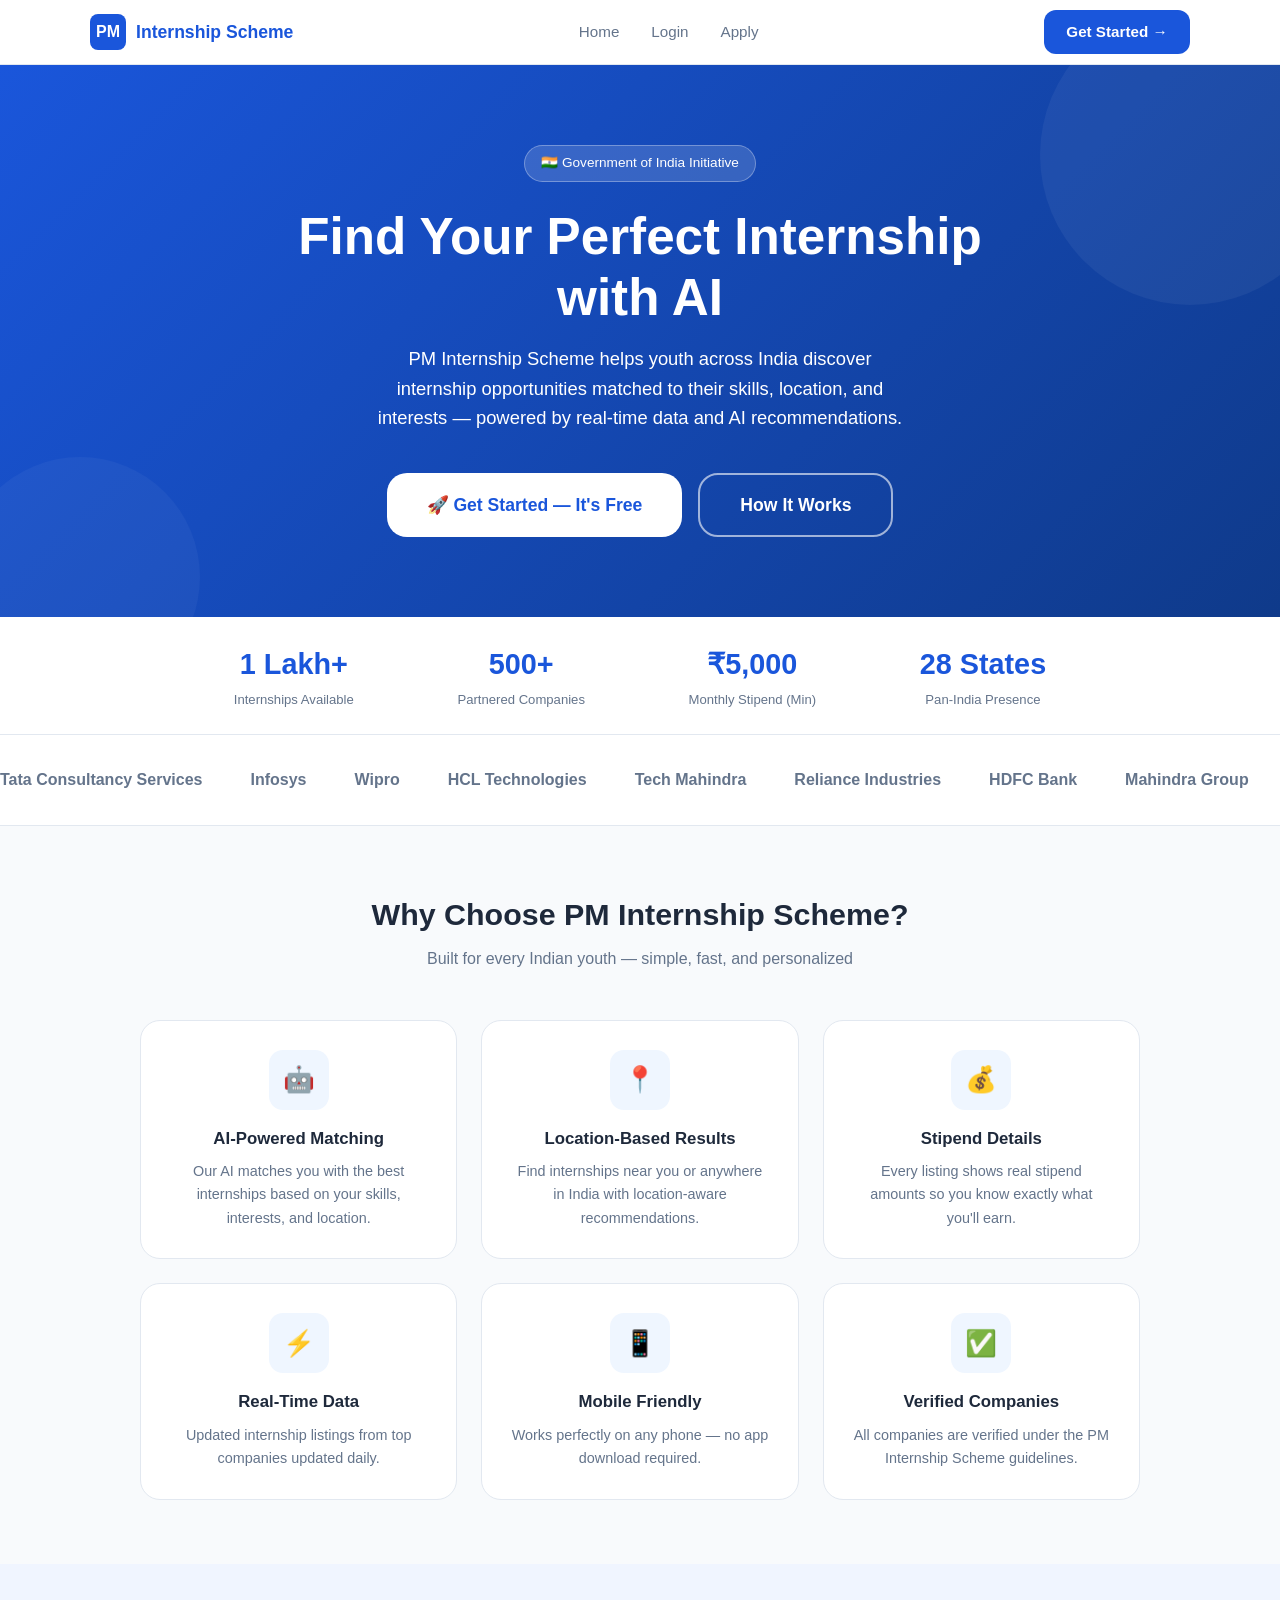
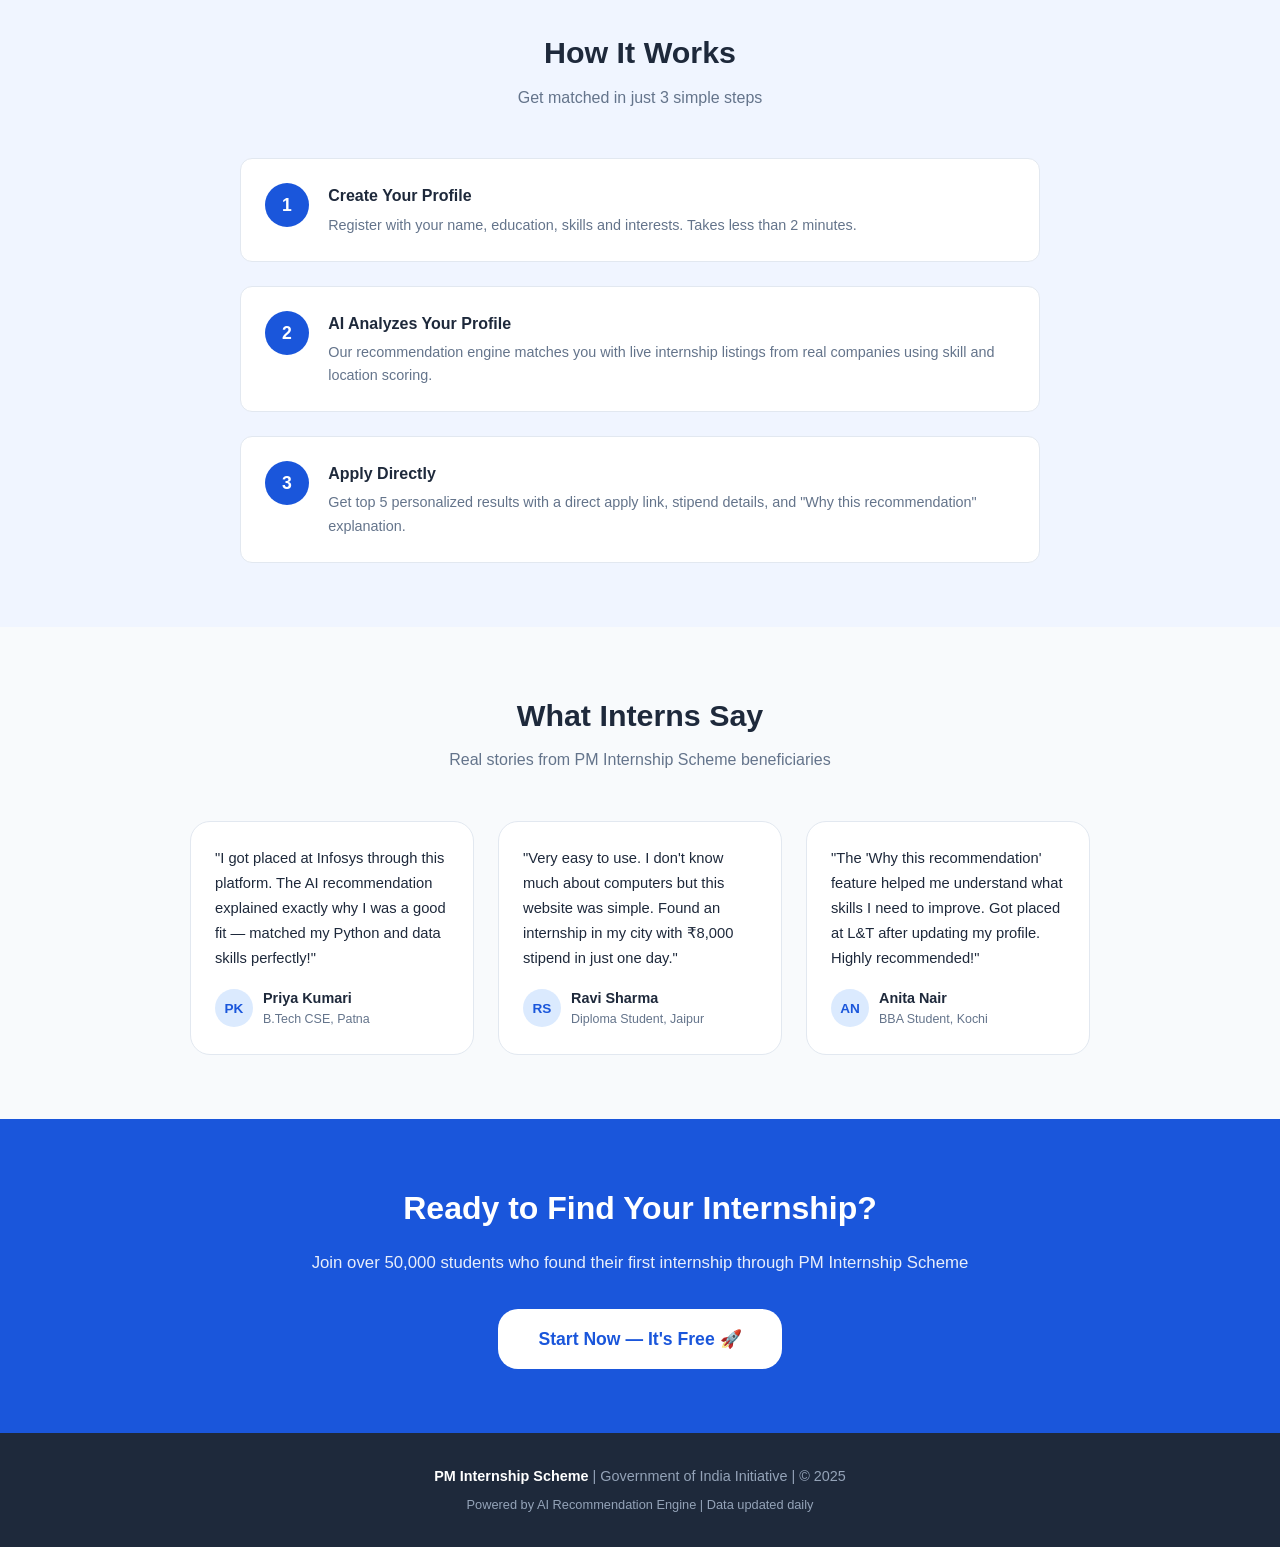
<file: index.html>
<!DOCTYPE html>
<html lang="en">
<head>
    <meta charset="UTF-8" />
    <meta name="viewport" content="width=device-width, initial-scale=1.0" />
    <title>PM Internship Scheme – AI Recommendations</title>
    <link rel="stylesheet" href="style.css" />
    <style>
        /* Extra hero animation */
        .hero-badge { animation: fadeDown 0.5s ease; }
        .hero h1    { animation: fadeDown 0.6s ease 0.1s both; }
        .hero p     { animation: fadeDown 0.6s ease 0.2s both; }
        .hero-buttons { animation: fadeDown 0.6s ease 0.3s both; }
        @keyframes fadeDown {
            from { opacity:0; transform:translateY(-14px); }
            to   { opacity:1; transform:translateY(0); }
        }

        /* Marquee companies */
        .marquee-section { padding: 2rem 0; background: white; overflow: hidden; border-bottom: 1px solid var(--border); }
        .marquee-track   { display: flex; gap: 3rem; animation: scroll 25s linear infinite; white-space: nowrap; }
        .marquee-track span { font-size: 1rem; font-weight: 600; color: var(--text-muted); flex-shrink: 0; }
        @keyframes scroll { from { transform: translateX(0); } to { transform: translateX(-50%); } }

        /* Testimonials */
        .testimonials { padding: 4rem 1.5rem; background: #f8fafc; }
        .testimonials-grid { max-width: 900px; margin: 0 auto; display: grid; grid-template-columns: repeat(auto-fit, minmax(260px, 1fr)); gap: 1.5rem; }
        .testimonial-card { background: white; border-radius: var(--radius-lg); padding: 1.5rem; border: 1px solid var(--border); }
        .testimonial-card p { font-size: 0.92rem; color: var(--text); line-height: 1.7; margin-bottom: 1rem; }
        .testimonial-author { display: flex; align-items: center; gap: 10px; }
        .testimonial-author .avatar { width: 38px; height: 38px; background: #dbeafe; border-radius: 50%; display: flex; align-items: center; justify-content: center; font-weight: 700; font-size: 0.85rem; color: var(--primary); }
        .testimonial-author .name { font-size: 0.9rem; font-weight: 600; }
        .testimonial-author .role { font-size: 0.78rem; color: var(--text-muted); }
    </style>
</head>
<body>

<!-- ===== HEADER ===== -->
<header>
    <nav class="nav">
        <a href="index.html" class="nav-logo">
            <div class="logo-icon">PM</div>
            Internship Scheme
        </a>
        <ul class="nav-links">
            <li><a href="index.html">Home</a></li>
            <li><a href="login.html">Login</a></li>
            <li><a href="form.html">Apply</a></li>
        </ul>
        <a href="login.html" class="btn btn-primary" style="padding:0.6rem 1.4rem; min-height:40px; font-size:0.95rem;">Get Started →</a>
    </nav>
</header>

<!-- ===== HERO ===== -->
<section class="hero">
    <div class="hero-content">
        <span class="hero-badge">🇮🇳 Government of India Initiative</span>
        <h1>Find Your Perfect Internship with AI</h1>
        <p>PM Internship Scheme helps youth across India discover internship opportunities matched to their skills, location, and interests — powered by real-time data and AI recommendations.</p>
        <div class="hero-buttons">
            <a href="login.html" class="btn btn-white btn-large">🚀 Get Started — It's Free</a>
            <a href="#how-it-works" class="btn btn-outline-white btn-large">How It Works</a>
        </div>
    </div>
</section>

<!-- ===== STATS ===== -->
<div class="stats-bar">
    <div class="stats-grid">
        <div class="stat-item">
            <div class="stat-num">1 Lakh+</div>
            <div class="stat-label">Internships Available</div>
        </div>
        <div class="stat-item">
            <div class="stat-num">500+</div>
            <div class="stat-label">Partnered Companies</div>
        </div>
        <div class="stat-item">
            <div class="stat-num">₹5,000</div>
            <div class="stat-label">Monthly Stipend (Min)</div>
        </div>
        <div class="stat-item">
            <div class="stat-num">28 States</div>
            <div class="stat-label">Pan-India Presence</div>
        </div>
    </div>
</div>

<!-- ===== MARQUEE ===== -->
<div class="marquee-section">
    <div class="marquee-track">
        <span>Tata Consultancy Services</span>
        <span>Infosys</span>
        <span>Wipro</span>
        <span>HCL Technologies</span>
        <span>Tech Mahindra</span>
        <span>Reliance Industries</span>
        <span>HDFC Bank</span>
        <span>Mahindra Group</span>
        <span>Bajaj Finance</span>
        <span>L&amp;T</span>
        <span>ISRO</span>
        <span>DRDO</span>
        <!-- duplicate for seamless loop -->
        <span>Tata Consultancy Services</span>
        <span>Infosys</span>
        <span>Wipro</span>
        <span>HCL Technologies</span>
        <span>Tech Mahindra</span>
        <span>Reliance Industries</span>
        <span>HDFC Bank</span>
        <span>Mahindra Group</span>
        <span>Bajaj Finance</span>
        <span>L&amp;T</span>
        <span>ISRO</span>
        <span>DRDO</span>
    </div>
</div>

<!-- ===== FEATURES ===== -->
<section class="section">
    <div class="section-title">
        <h2>Why Choose PM Internship Scheme?</h2>
        <p>Built for every Indian youth — simple, fast, and personalized</p>
    </div>
    <div class="features-grid">
        <div class="feature-card">
            <div class="feature-icon">🤖</div>
            <h3>AI-Powered Matching</h3>
            <p>Our AI matches you with the best internships based on your skills, interests, and location.</p>
        </div>
        <div class="feature-card">
            <div class="feature-icon">📍</div>
            <h3>Location-Based Results</h3>
            <p>Find internships near you or anywhere in India with location-aware recommendations.</p>
        </div>
        <div class="feature-card">
            <div class="feature-icon">💰</div>
            <h3>Stipend Details</h3>
            <p>Every listing shows real stipend amounts so you know exactly what you'll earn.</p>
        </div>
        <div class="feature-card">
            <div class="feature-icon">⚡</div>
            <h3>Real-Time Data</h3>
            <p>Updated internship listings from top companies updated daily.</p>
        </div>
        <div class="feature-card">
            <div class="feature-icon">📱</div>
            <h3>Mobile Friendly</h3>
            <p>Works perfectly on any phone — no app download required.</p>
        </div>
        <div class="feature-card">
            <div class="feature-icon">✅</div>
            <h3>Verified Companies</h3>
            <p>All companies are verified under the PM Internship Scheme guidelines.</p>
        </div>
    </div>
</section>

<!-- ===== HOW IT WORKS ===== -->
<section class="section steps" id="how-it-works">
    <div class="section-title">
        <h2>How It Works</h2>
        <p>Get matched in just 3 simple steps</p>
    </div>
    <div class="steps-list">
        <div class="step-item">
            <div class="step-num">1</div>
            <div class="step-content">
                <h4>Create Your Profile</h4>
                <p>Register with your name, education, skills and interests. Takes less than 2 minutes.</p>
            </div>
        </div>
        <div class="step-item">
            <div class="step-num">2</div>
            <div class="step-content">
                <h4>AI Analyzes Your Profile</h4>
                <p>Our recommendation engine matches you with live internship listings from real companies using skill and location scoring.</p>
            </div>
        </div>
        <div class="step-item">
            <div class="step-num">3</div>
            <div class="step-content">
                <h4>Apply Directly</h4>
                <p>Get top 5 personalized results with a direct apply link, stipend details, and "Why this recommendation" explanation.</p>
            </div>
        </div>
    </div>
</section>

<!-- ===== TESTIMONIALS ===== -->
<section class="testimonials">
    <div class="section-title">
        <h2>What Interns Say</h2>
        <p>Real stories from PM Internship Scheme beneficiaries</p>
    </div>
    <div class="testimonials-grid">
        <div class="testimonial-card">
            <p>"I got placed at Infosys through this platform. The AI recommendation explained exactly why I was a good fit — matched my Python and data skills perfectly!"</p>
            <div class="testimonial-author">
                <div class="avatar">PK</div>
                <div>
                    <div class="name">Priya Kumari</div>
                    <div class="role">B.Tech CSE, Patna</div>
                </div>
            </div>
        </div>
        <div class="testimonial-card">
            <p>"Very easy to use. I don't know much about computers but this website was simple. Found an internship in my city with ₹8,000 stipend in just one day."</p>
            <div class="testimonial-author">
                <div class="avatar">RS</div>
                <div>
                    <div class="name">Ravi Sharma</div>
                    <div class="role">Diploma Student, Jaipur</div>
                </div>
            </div>
        </div>
        <div class="testimonial-card">
            <p>"The 'Why this recommendation' feature helped me understand what skills I need to improve. Got placed at L&T after updating my profile. Highly recommended!"</p>
            <div class="testimonial-author">
                <div class="avatar">AN</div>
                <div>
                    <div class="name">Anita Nair</div>
                    <div class="role">BBA Student, Kochi</div>
                </div>
            </div>
        </div>
    </div>
</section>

<!-- ===== CTA ===== -->
<section class="cta-section">
    <h2>Ready to Find Your Internship?</h2>
    <p>Join over 50,000 students who found their first internship through PM Internship Scheme</p>
    <a href="login.html" class="btn btn-white btn-large">Start Now — It's Free 🚀</a>
</section>

<!-- ===== FOOTER ===== -->
<footer>
    <p><strong>PM Internship Scheme</strong> | Government of India Initiative | &copy; 2025</p>
    <p style="margin-top: 0.4rem; font-size: 0.8rem;">Powered by AI Recommendation Engine | Data updated daily</p>
</footer>

</body>
</html>
</file>
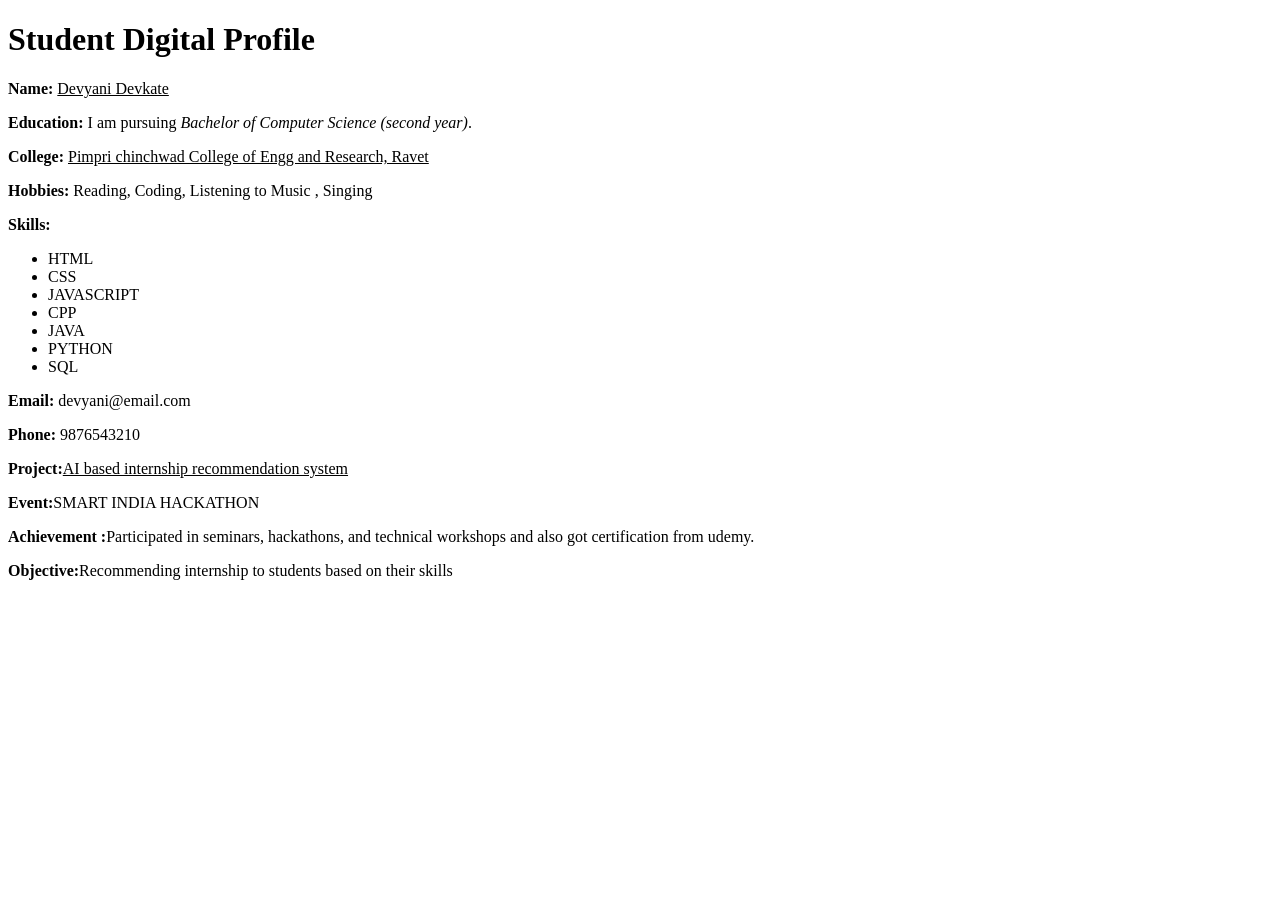
<file: assign1.html>
<!DOCTYPE html>
<html>
<head>
<title><u>Student Digital Profile</u></title>
</head>

<body>

<h1><b>Student Digital Profile</b></h1>

<p><b>Name:</b> <u>Devyani Devkate</u></p>

<p><b>Education:</b> I am pursuing <i>Bachelor of Computer Science (second year)</i>.</p>

<p><b>College:</b> <u>Pimpri chinchwad College of Engg and Research, Ravet</u></p>

<p><b>Hobbies:</b> Reading, Coding, Listening to Music , Singing</p>

<p><b>Skills:</b><ul>
  <li>HTML</li>
  <li>CSS</li>
  <li>JAVASCRIPT</li>
  <li>CPP</li>
  <li>JAVA</li>
  <li>PYTHON</li>
  <li>SQL</li>
  </ul></p>

<p><b>Email:</b> devyani@email.com</p>

<p><b>Phone:</b> 9876543210</p>

<p><b>Project:</b><u>AI based internship recommendation system</u></p>
<p><b>Event:</b>SMART INDIA HACKATHON</p>
<p><b>Achievement :</b>Participated in seminars, hackathons, and technical workshops and also got certification from udemy.</p>
<p><b>Objective:</b>Recommending internship to students based on their skills </p>
</body>
</html>
</file>
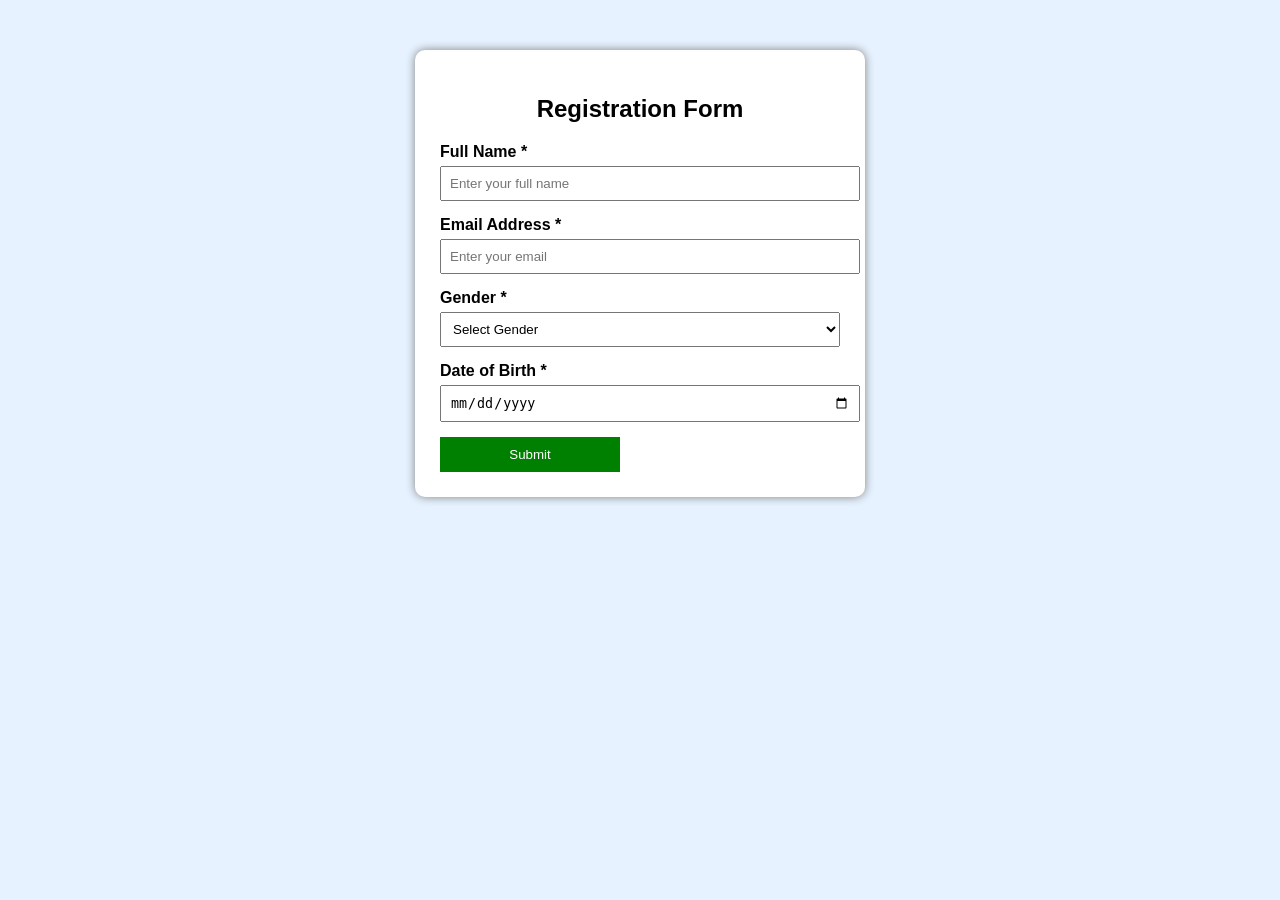
<file: assign3.html>
<!DOCTYPE html>
<html>
<head>
<title>User Registration Form</title>

<style>

body{
    font-family: Arial, sans-serif;
    background-color:#e6f2ff;
}

.container{
    width:400px;
    margin:50px auto;
    background:white;
    padding:25px;
    border-radius:10px;
    box-shadow:0 0 10px gray;
}

h2{
    text-align:center;
}

label{
    font-weight:bold;
}

input, select{
    width:100%;
    padding:8px;
    margin-top:5px;
    margin-bottom:15px;
}

button{
    padding:10px;
    width:45%;
    border:none;
    color:white;
    cursor:pointer;
}

.submit{
    background-color:green;
}



.button-group{
    display:flex;
    justify-content:space-between;
}

</style>

</head>

<body>

<div class="container">

<h2>Registration Form</h2>

<form>

<label for="name">Full Name *</label>
<input type="text" id="name" placeholder="Enter your full name" required>

<label for="email">Email Address *</label>
<input type="email" id="email" placeholder="Enter your email" required>

<label for="gender">Gender *</label>
<select id="gender" required>
<option value="">Select Gender</option>
<option>Male</option>
<option>Female</option>
<option>Other</option>
</select>

<label for="dob">Date of Birth *</label>
<input type="date" id="dob" required>

<div class="button-group">

<button type="submit" class="submit">Submit</button>
</div>

</form>

</div>

</body>
</html>
</file>
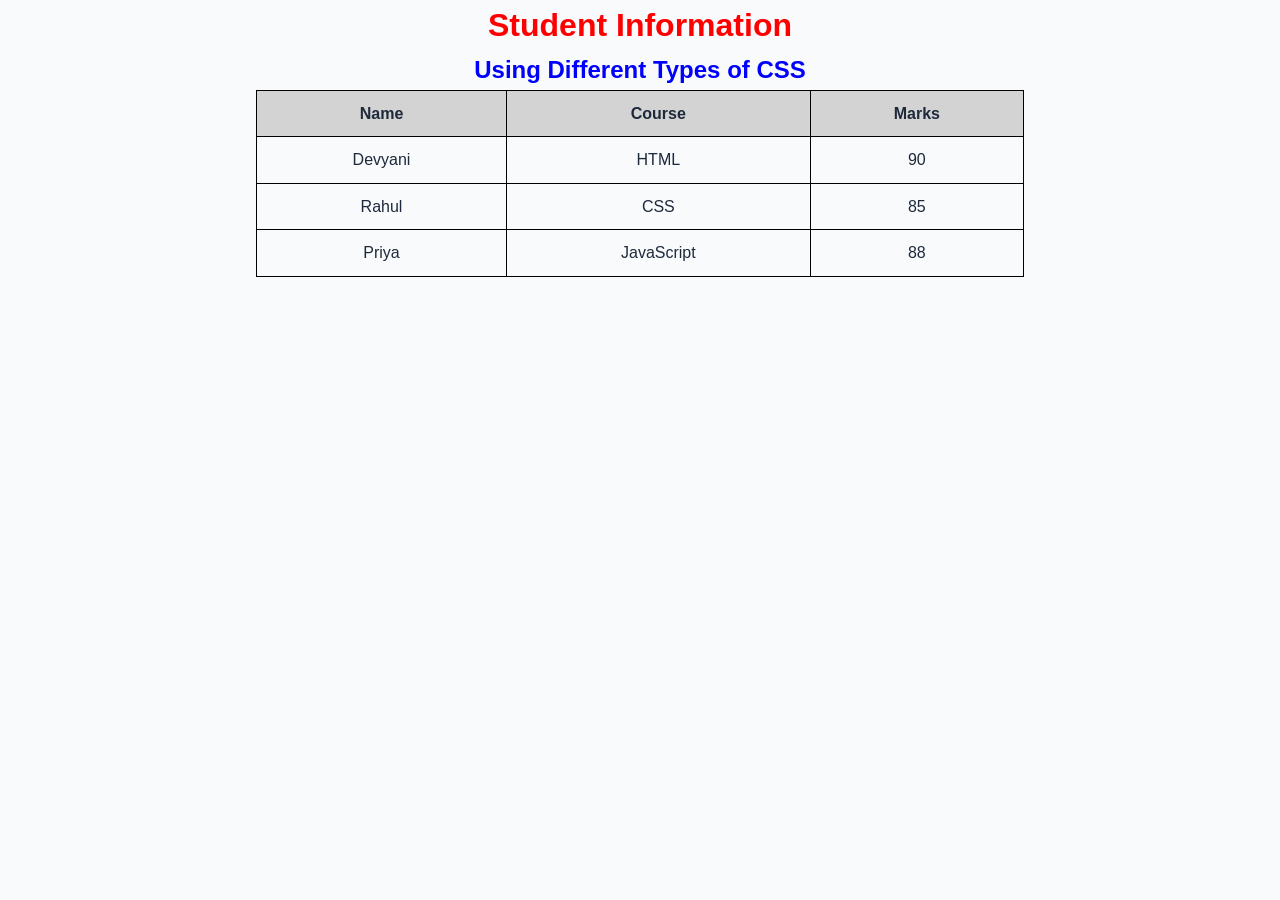
<file: assign4.html>
<!DOCTYPE html>
<html>
<head>
    <title>CSS Example</title>

    <!-- External CSS -->
    <link rel="stylesheet" href="style.css">

    <!-- Internal CSS -->
    <style>
        h2{
            color: blue;
            text-align: center;
        }

        table{
            border-collapse: collapse;
            width: 60%;
            margin: auto;
        }

        th{
            background-color: lightgray;
        }

        th, td{
            border: 1px solid black;
            padding: 10px;
            text-align: center;
        }
    </style>

</head>

<body>

<!-- Inline CSS -->
<h1 style="color:red; text-align:center;">Student Information</h1>

<h2>Using Different Types of CSS</h2>

<table>
<tr>
<th>Name</th>
<th>Course</th>
<th>Marks</th>
</tr>

<tr>
<td>Devyani</td>
<td>HTML</td>
<td>90</td>
</tr>

<tr>
<td>Rahul</td>
<td>CSS</td>
<td>85</td>
</tr>

<tr>
<td>Priya</td>
<td>JavaScript</td>
<td>88</td>
</tr>

</table>

</body>
</html>
</file>
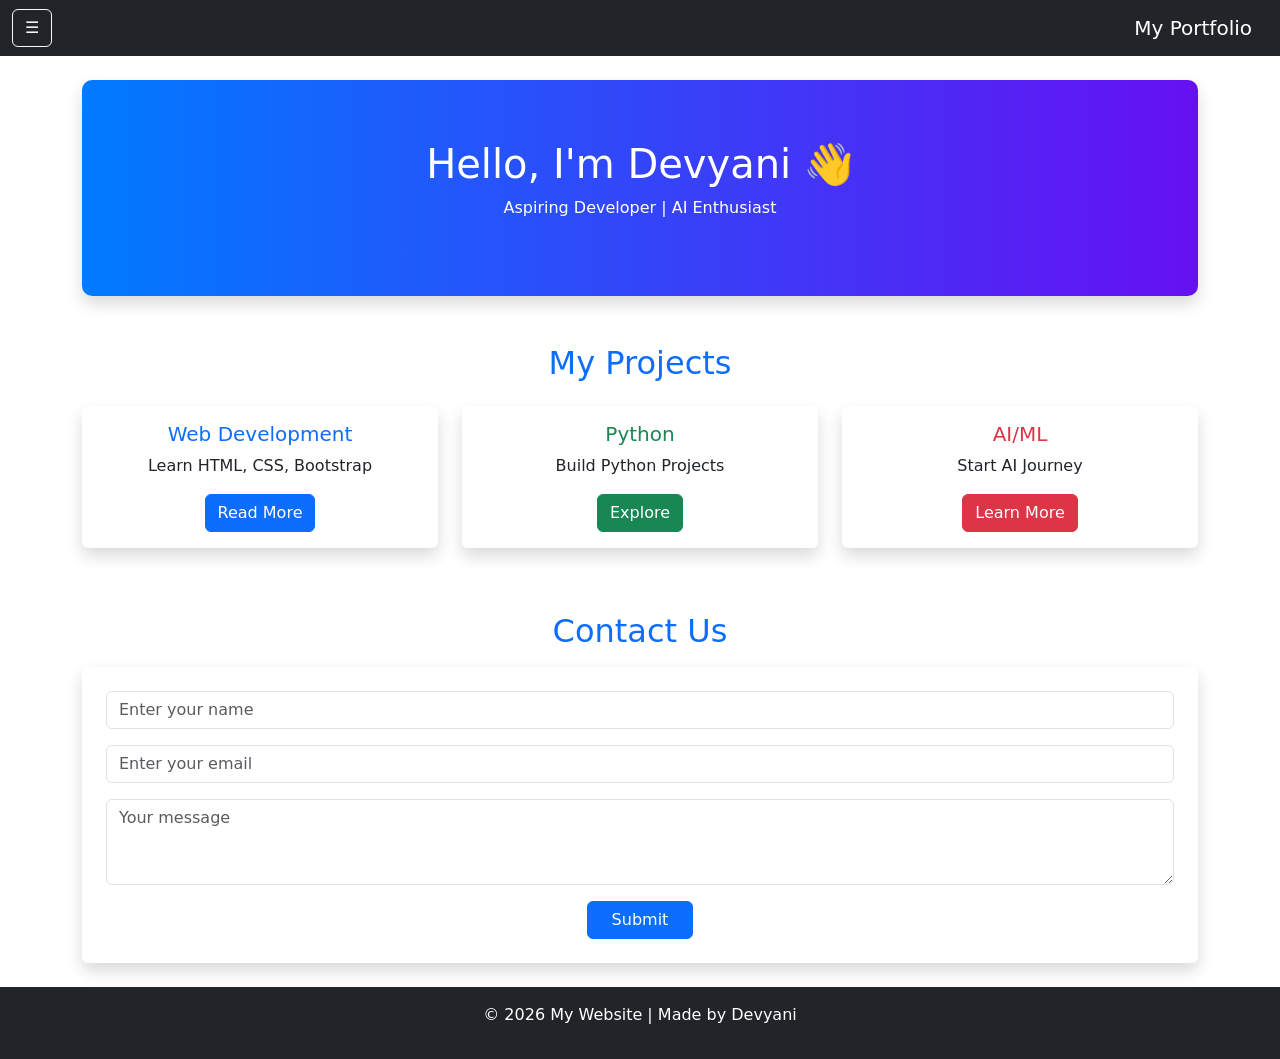
<file: assign5.html>
<!DOCTYPE html>
<html lang="en">
<head>
  <meta charset="UTF-8">
  <meta name="viewport" content="width=device-width, initial-scale=1.0">
  <title>Responsive Portfolio</title>

  <!-- Bootstrap CDN -->
  <link href="https://cdn.jsdelivr.net/npm/bootstrap@5.3.0/dist/css/bootstrap.min.css" rel="stylesheet">

  <style>
    html {
      scroll-behavior: smooth;
    }

    /* Custom Styling */
    body {
      background-color: f8f9#fa;
    }

    .hero {
      background: linear-gradient(to right, #007bff, #6610f2);
      color: white;
      padding: 60px 20px;
      border-radius: 10px;
    }

    .card:hover {
      transform: scale(1.05);
      transition: 0.3s;
    }

    footer {
      background: #212529;
    }
  </style>
</head>

<body>

<!-- 🔷 Navbar -->
<nav class="navbar navbar-dark bg-dark">
  <div class="container-fluid">

    <!-- Left Hamburger -->
    <button class="btn btn-outline-light" data-bs-toggle="offcanvas" data-bs-target="#menu">
      ☰
    </button>

    <span class="navbar-brand ms-2">My Portfolio</span>

  </div>
</nav>

<!-- 🔷 Offcanvas Menu -->
<div class="offcanvas offcanvas-start bg-dark text-white" id="menu">
  <div class="offcanvas-header">
    <h5 class="text-white">Menu</h5>
    <button class="btn-close btn-close-white" data-bs-dismiss="offcanvas"></button>
  </div>

  <div class="offcanvas-body">
    <ul class="nav flex-column">
      <li><a class="nav-link text-white" href="#home">🏠 Home</a></li>
      <li><a class="nav-link text-white" href="#projects">💼 Projects</a></li>
      <li><a class="nav-link text-white" href="#contact">📩 Contact</a></li>
    </ul>
  </div>
</div>

<!-- 🔷 Hero Section -->
<section id="home" class="container mt-4">
  <div class="hero text-center shadow">
  <h1>Hello, I'm Devyani 👋</h1>
  <p>Aspiring Developer | AI Enthusiast</p>
</div>
</section>

<!-- 🔷 Projects Section -->
<section id="projects" class="container mt-5">
  <h2 class="text-center mb-4 text-primary">My Projects</h2>

  <div class="row">

    <div class="col-md-4 mb-3">
      <div class="card shadow border-0">
        <div class="card-body text-center">
          <h5 class="text-primary">Web Development</h5>
          <p>Learn HTML, CSS, Bootstrap</p>
          <button class="btn btn-primary">Read More</button>
        </div>
      </div>
    </div>

    <div class="col-md-4 mb-3">
      <div class="card shadow border-0">
        <div class="card-body text-center">
          <h5 class="text-success">Python</h5>
          <p>Build Python Projects</p>
          <button class="btn btn-success">Explore</button>
        </div>
      </div>
    </div>

    <div class="col-md-4 mb-3">
      <div class="card shadow border-0">
        <div class="card-body text-center">
          <h5 class="text-danger">AI/ML</h5>
          <p>Start AI Journey</p>
          <button class="btn btn-danger">Learn More</button>
        </div>
      </div>
    </div>

  </div>
</section>

<!-- 🔷 Contact Section -->
<section id="contact" class="container mt-5">
  <h2 class="text-center mb-3 text-primary">Contact Us</h2>

  <form class="shadow p-4 bg-white rounded">
    <div class="mb-3">
      <input type="text" class="form-control" placeholder="Enter your name">
    </div>

    <div class="mb-3">
      <input type="email" class="form-control" placeholder="Enter your email">
    </div>

    <div class="mb-3">
      <textarea class="form-control" rows="3" placeholder="Your message"></textarea>
    </div>

    <div class="text-center">
      <button class="btn btn-primary px-4">Submit</button>
    </div>
  </form>
</section>

<!-- 🔷 Footer -->
<footer class="text-white text-center p-3 mt-4">
  <p>© 2026 My Website | Made by Devyani</p>
</footer>

<!-- Bootstrap JS -->
<script src="https://cdn.jsdelivr.net/npm/bootstrap@5.3.0/dist/js/bootstrap.bundle.min.js"></script>

</body>
</html>
</file>
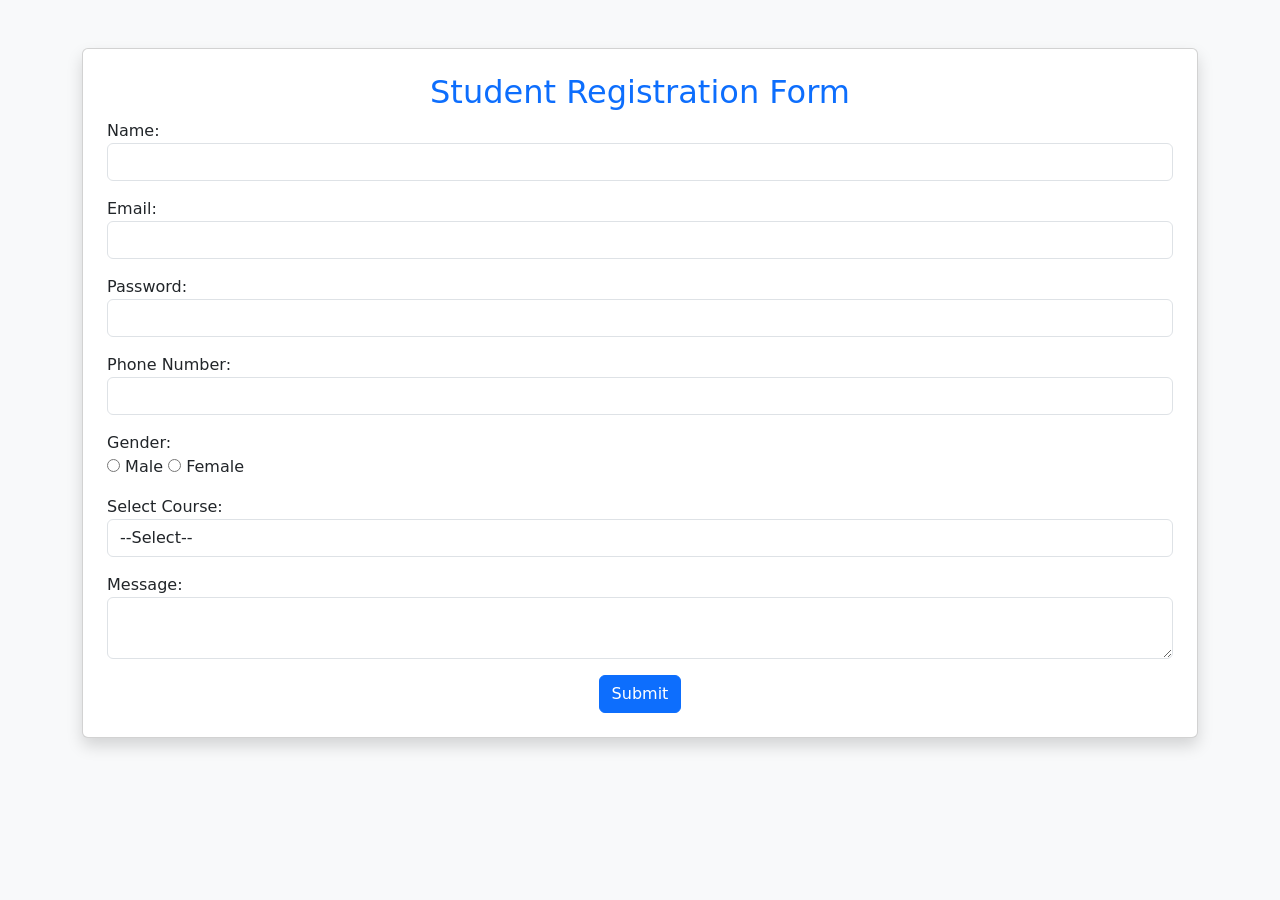
<file: assign6.html>
<!DOCTYPE html>
<html lang="en">
<head>
    <meta charset="UTF-8">
    <meta name="viewport" content="width=device-width, initial-scale=1.0">
    <title>Advanced Form Validation</title>

    <!-- Bootstrap -->
    <link href="https://cdn.jsdelivr.net/npm/bootstrap@5.3.0/dist/css/bootstrap.min.css" rel="stylesheet">

    <script>
        function validateForm() {

            let name = document.getElementById("name").value;
            let email = document.getElementById("email").value;
            let password = document.getElementById("password").value;
            let phone = document.getElementById("phone").value;
            let gender = document.querySelector('input[name="gender"]:checked');

            // Empty check
            if (name == "" || email == "" || password == "" || phone == "") {
                alert("All fields are required!");
                return false;
            }

            // Email validation
            let emailPattern = /^[^ ]+@[^ ]+\.[a-z]{2,3}$/;
            if (!email.match(emailPattern)) {
                alert("Invalid Email Format!");
                return false;
            }

            // Password validation
            if (password.length < 6) {
                alert("Password must be at least 6 characters!");
                return false;
            }

            // Phone validation
            let phonePattern = /^[0-9]{10}$/;
            if (!phone.match(phonePattern)) {
                alert("Enter valid 10-digit phone number!");
                return false;
            }

            // Gender check
            if (!gender) {
                alert("Please select gender!");
                return false;
            }

            alert("Form submitted successfully!");
            return true;
        }
    </script>
</head>

<body class="bg-light">

<div class="container mt-5">
    <div class="card shadow p-4">
        <h2 class="text-center text-primary">Student Registration Form</h2>

        <form onsubmit="return validateForm()">

            <!-- Name -->
            <div class="mb-3">
                <label>Name:</label>
                <input type="text" id="name" class="form-control">
            </div>

            <!-- Email -->
            <div class="mb-3">
                <label>Email:</label>
                <input type="text" id="email" class="form-control">
            </div>

            <!-- Password -->
            <div class="mb-3">
                <label>Password:</label>
                <input type="password" id="password" class="form-control">
            </div>

            <!-- Phone -->
            <div class="mb-3">
                <label>Phone Number:</label>
                <input type="text" id="phone" class="form-control">
            </div>

            <!-- Gender -->
            <div class="mb-3">
                <label>Gender:</label><br>
                <input type="radio" name="gender"> Male
                <input type="radio" name="gender"> Female
            </div>

            <!-- Course Dropdown -->
            <div class="mb-3">
                <label>Select Course:</label>
                <select class="form-control" id="course">
                    <option value="">--Select--</option>
                    <option>Computer Science</option>
                    <option>AI & ML</option>
                    <option>Data Science</option>
                </select>
            </div>

            <!-- Message -->
            <div class="mb-3">
                <label>Message:</label>
                <textarea class="form-control"></textarea>
            </div>

            <!-- Submit -->
            <div class="text-center">
                <button class="btn btn-primary">Submit</button>
            </div>

        </form>
    </div>
</div>

</body>
</html>
</file>
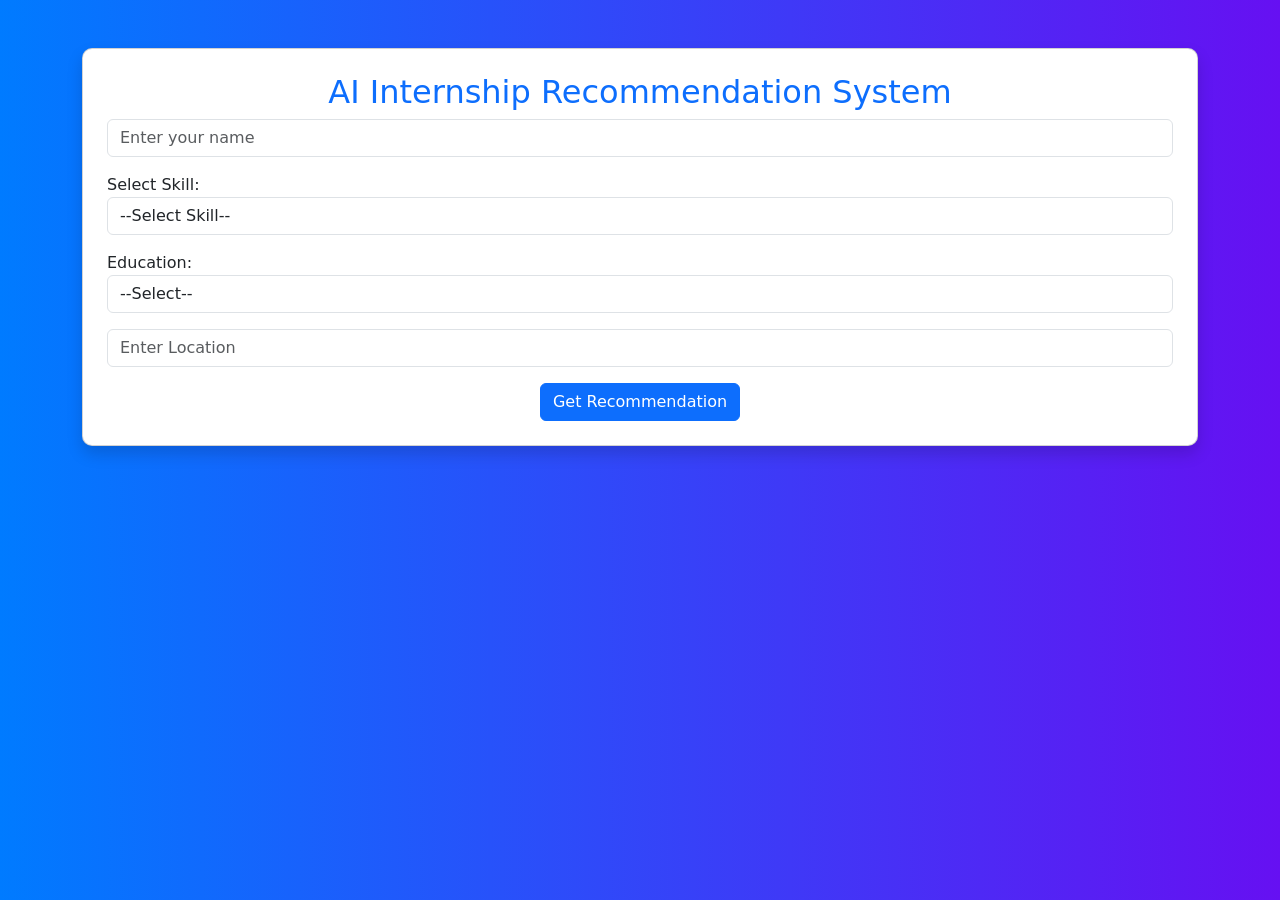
<file: assign7.html>
<!DOCTYPE html>
<html lang="en">
<head>
  <meta charset="UTF-8">
  <title>Internship Recommendation System</title>

  <!-- Bootstrap -->
  <link href="https://cdn.jsdelivr.net/npm/bootstrap@5.3.0/dist/css/bootstrap.min.css" rel="stylesheet">

  <style>
    body {
      background: linear-gradient(to right, #007bff, #6610f2);
      color: white;
    }

    .card {
      border-radius: 10px;
    }
  </style>
</head>

<body>

<div class="container mt-5">

  <div class="card p-4 shadow">
    <h2 class="text-center text-primary">AI Internship Recommendation System</h2>

    <form onsubmit="return recommendInternship()">

      <!-- Name -->
      <div class="mb-3">
        <input type="text" id="name" class="form-control" placeholder="Enter your name">
      </div>

      <!-- Skills -->
      <div class="mb-3">
        <label class="text-dark">Select Skill:</label>
        <select id="skill" class="form-control">
          <option value="">--Select Skill--</option>
          <option value="web">Web Development</option>
          <option value="python">Python</option>
          <option value="ai">AI / ML</option>
        </select>
      </div>

      <!-- Education -->
      <div class="mb-3">
        <label class="text-dark">Education:</label>
        <select id="education" class="form-control">
          <option value="">--Select--</option>
          <option value="beginner">Beginner</option>
          <option value="intermediate">Intermediate</option>
          <option value="advanced">Advanced</option>
        </select>
      </div>

      <!-- Location -->
      <div class="mb-3">
        <input type="text" id="location" class="form-control" placeholder="Enter Location">
      </div>

      <!-- Submit -->
      <div class="text-center">
        <button class="btn btn-primary">Get Recommendation</button>
      </div>

    </form>
  </div>

  <!-- Output -->
  <div class="mt-4 text-center">
    <h3 id="result"></h3>
    <ul id="list" class="list-group"></ul>
  </div>

</div>

<script>

function recommendInternship() {

  let name = document.getElementById("name").value;
  let skill = document.getElementById("skill").value;
  let education = document.getElementById("education").value;
  let location = document.getElementById("location").value;

  if (name == "" || skill == "" || education == "" || location == "") {
    alert("Please fill all fields!");
    return false;
  }

  let recommendations = [];

  // Rule-based logic (AI simulation)
  if (skill == "web") {
    recommendations = [
      "Frontend Developer Intern",
      "Web Design Intern",
      "UI/UX Intern"
    ];
  }
  else if (skill == "python") {
    recommendations = [
      "Python Developer Intern",
      "Backend Intern",
      "Data Analysis Intern"
    ];
  }
  else if (skill == "ai") {
    recommendations = [
      "AI Intern",
      "Machine Learning Intern",
      "Data Science Intern"
    ];
  }

  // Display result
  document.getElementById("result").innerHTML =
    "Hello " + name + ", here are your recommended internships:";

  let list = document.getElementById("list");
  list.innerHTML = "";

  recommendations.forEach(function(item) {
    let li = document.createElement("li");
    li.className = "list-group-item";
    li.innerHTML = item + " (" + location + ")";
    list.appendChild(li);
  });

  return false;
}

</script>

</body>
</html>
</file>
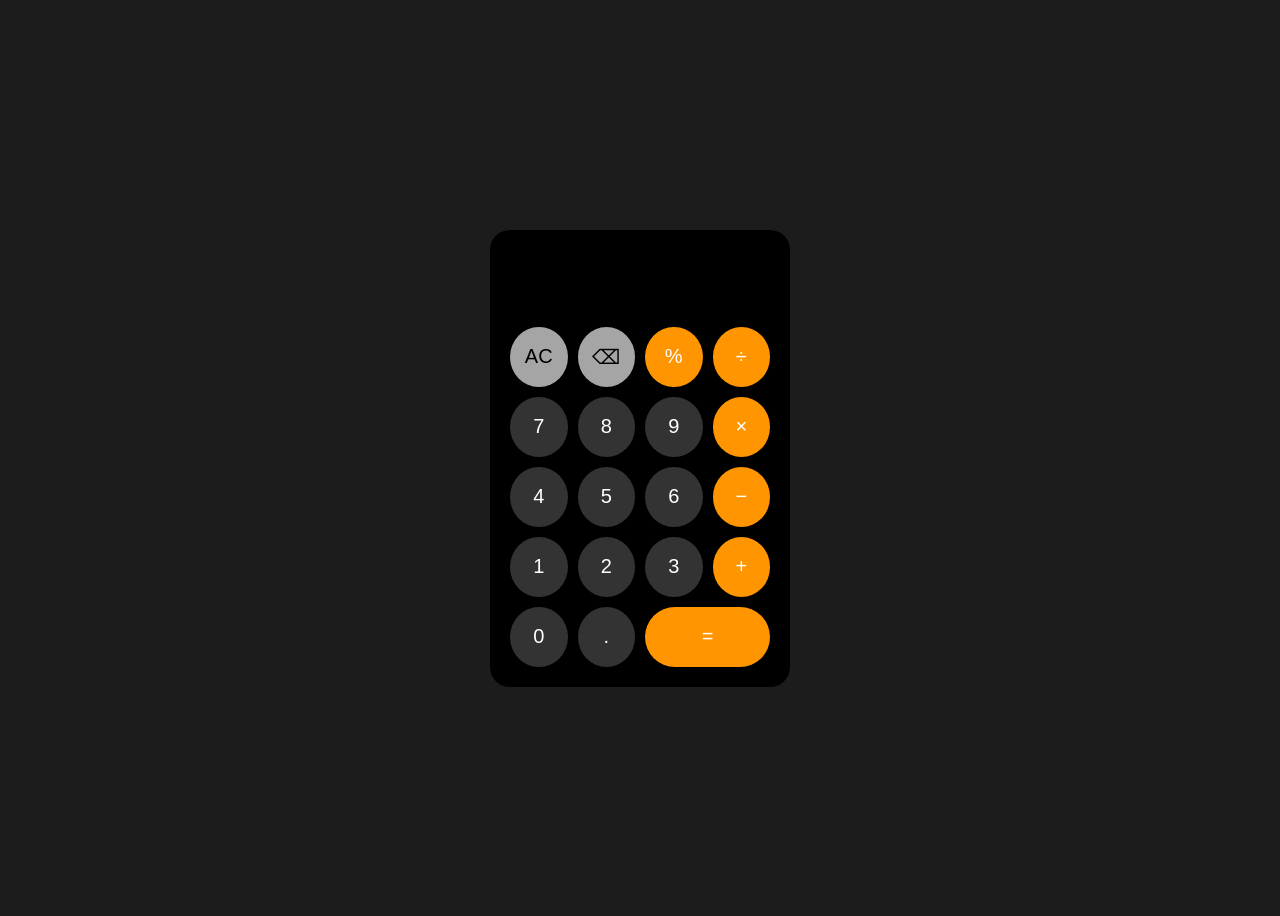
<file: assign8.html>
<!DOCTYPE html>
<html>
<head>
<title>Calculator</title>

<style>

body{
    background:#1c1c1c;
    display:flex;
    justify-content:center;
    align-items:center;
    height:100vh;
    font-family:Arial;
}

.calculator{
    background:black;
    padding:20px;
    border-radius:20px;
    width:260px;
}

#display{
    width:100%;
    height:60px;
    font-size:30px;
    text-align:right;
    margin-bottom:15px;
    border:none;
    background:black;
    color:white;
}

.buttons{
    display:grid;
    grid-template-columns:repeat(4,1fr);
    gap:10px;
}

button{
    height:60px;
    font-size:20px;
    border:none;
    border-radius:50%;
    cursor:pointer;
}

.number{
    background:#333;
    color:white;
}

.operator{
    background:#ff9500;
    color:white;
}

.clear{
    background:#a5a5a5;
}

.equal{
    background:#ff9500;
    color:white;
    grid-column:span 2;
    border-radius:30px;
}

</style>
</head>

<body>
  

<div class="calculator">

<input type="text" id="display" disabled>

<div class="buttons">

<button class="clear" onclick="clearDisplay()">AC</button>
<button class="clear" onclick="deleteLast()">⌫</button>
<button class="operator" onclick="append('%')">%</button>
<button class="operator" onclick="append('/')">÷</button>

<button class="number" onclick="append('7')">7</button>
<button class="number" onclick="append('8')">8</button>
<button class="number" onclick="append('9')">9</button>
<button class="operator" onclick="append('*')">×</button>

<button class="number" onclick="append('4')">4</button>
<button class="number" onclick="append('5')">5</button>
<button class="number" onclick="append('6')">6</button>
<button class="operator" onclick="append('-')">−</button>

<button class="number" onclick="append('1')">1</button>
<button class="number" onclick="append('2')">2</button>
<button class="number" onclick="append('3')">3</button>
<button class="operator" onclick="append('+')">+</button>

<button class="number" onclick="append('0')">0</button>
<button class="number" onclick="append('.')">.</button>
<button class="equal" onclick="calculate()">=</button>

</div>
</div>

<script>

function append(value){
document.getElementById("display").value += value;
}

function clearDisplay(){
document.getElementById("display").value="";
}

function deleteLast(){
let current=document.getElementById("display").value;
document.getElementById("display").value=current.slice(0,-1);
}

function calculate(){
try{
document.getElementById("display").value =
eval(document.getElementById("display").value);
}
catch{
alert("Invalid Expression");
}
}

</script>

</body>
</html>
</file>
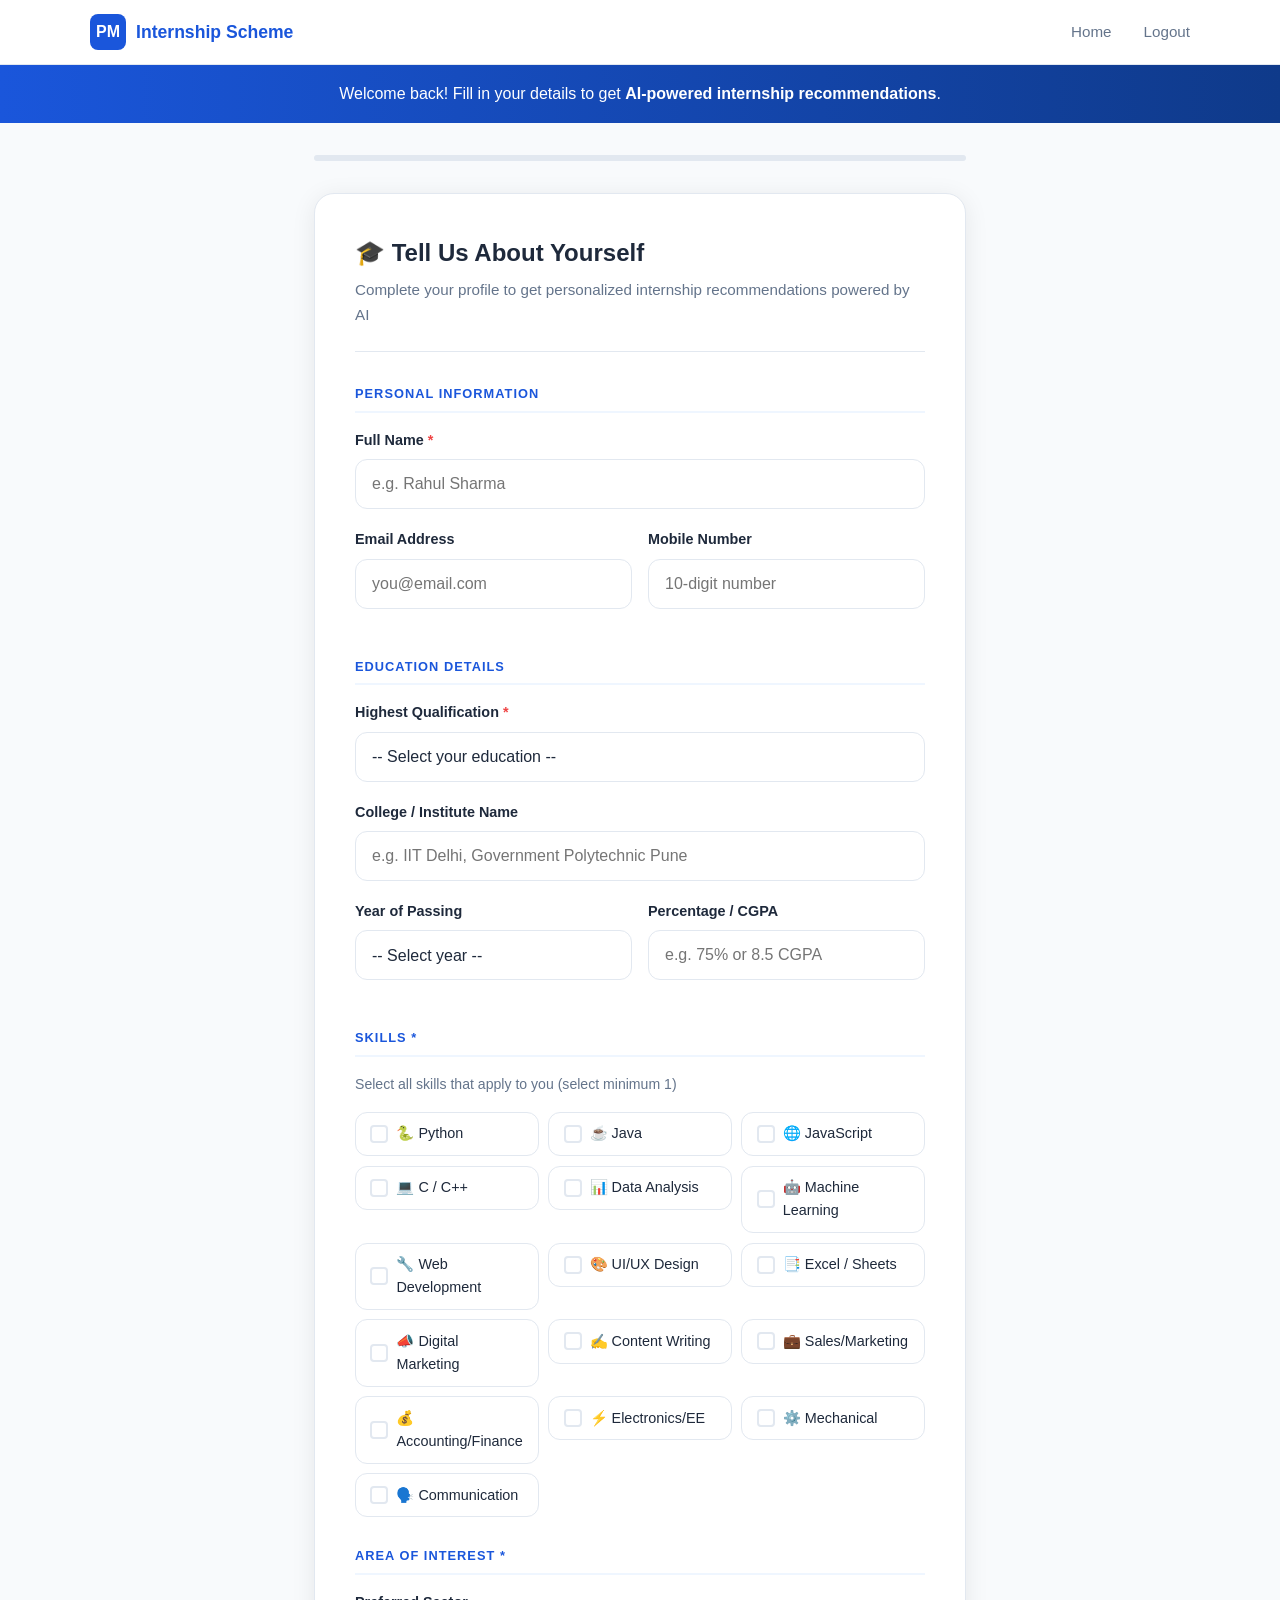
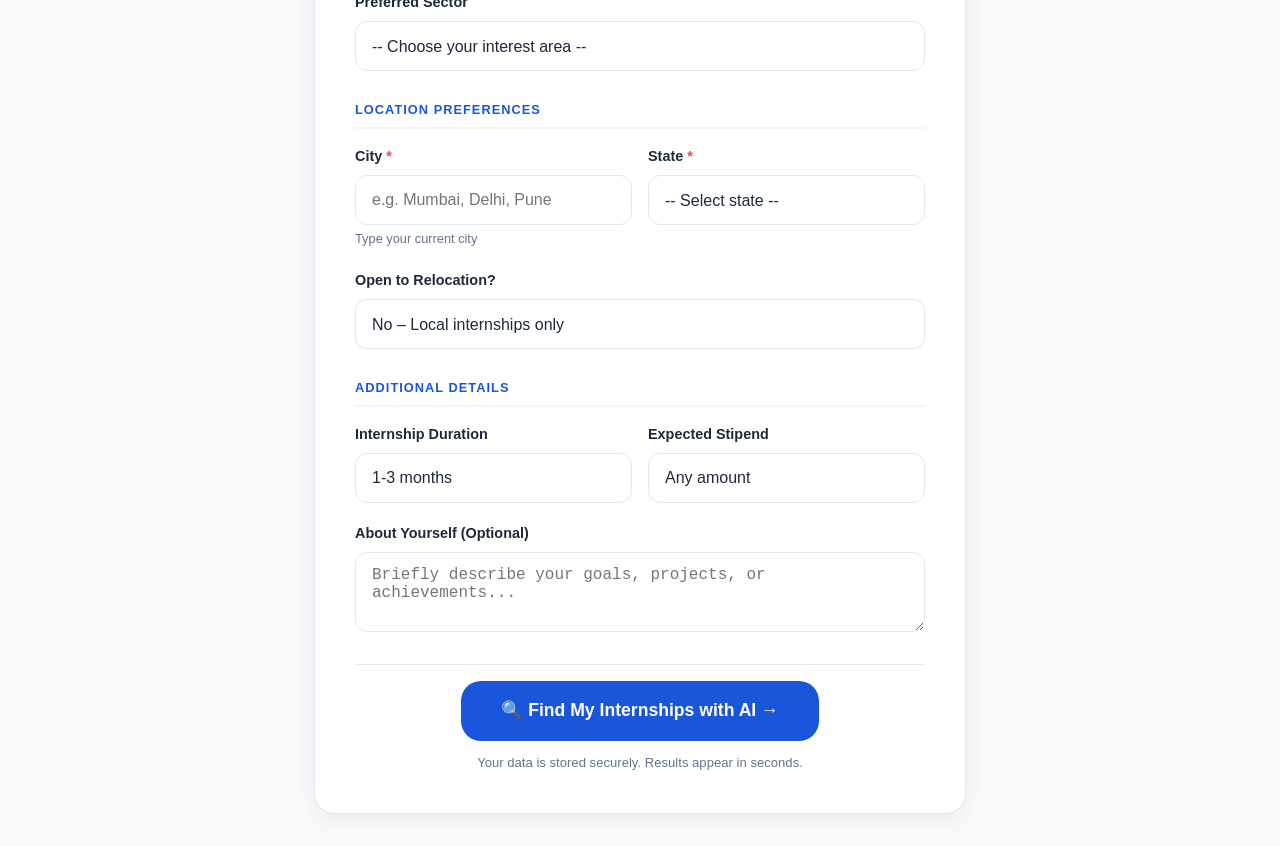
<file: form.html>
<!DOCTYPE html>
<html lang="en">
<head>
    <meta charset="UTF-8" />
    <meta name="viewport" content="width=device-width, initial-scale=1.0" />
    <title>Your Profile – PM Internship Scheme</title>
    <link rel="stylesheet" href="style.css" />
    <style>
        .greeting-bar {
            background: linear-gradient(90deg, #1a56db, #0f3a8a);
            color: white;
            padding: 1rem 1.5rem;
            text-align: center;
            font-size: 1rem;
        }
        .greeting-bar span { font-weight: 700; }

        select.form-control option:disabled { color: #94a3b8; }

        textarea.form-control { min-height: 80px; resize: vertical; }

        .form-submit-area { text-align: center; padding-top: 1rem; border-top: 1px solid var(--border); margin-top: 1.5rem; }

        .form-submit-area p { font-size: 0.82rem; color: var(--text-muted); margin-top: 0.7rem; }
    </style>
</head>
<body>

<header>
    <nav class="nav">
        <a href="index.html" class="nav-logo">
            <div class="logo-icon">PM</div>
            Internship Scheme
        </a>
        <ul class="nav-links">
            <li><a href="index.html">Home</a></li>
            <li><a href="#" onclick="logout()">Logout</a></li>
        </ul>
    </nav>
</header>

<!-- Greeting bar -->
<div class="greeting-bar" id="greeting-bar">
    Welcome back! Fill in your details to get <span>AI-powered internship recommendations</span>.
</div>

<div class="form-page">
    <div class="form-container">

        <!-- Progress -->
        <div class="progress-bar-wrap">
            <div class="progress-fill" id="progress-fill" style="width:0%;"></div>
        </div>

        <div class="form-card">
            <div class="form-header">
                <h2>🎓 Tell Us About Yourself</h2>
                <p>Complete your profile to get personalized internship recommendations powered by AI</p>
            </div>

            <form id="internship-form" method="POST" action="process.php">

                <!-- ===== PERSONAL INFO ===== -->
                <div class="form-section-title">Personal Information</div>

                <div class="form-group">
                    <label class="form-label" for="name">Full Name <span class="required">*</span></label>
                    <input type="text" id="name" name="name" class="form-control" placeholder="e.g. Rahul Sharma" required />
                </div>

                <div style="display:grid; grid-template-columns:1fr 1fr; gap:1rem;">
                    <div class="form-group">
                        <label class="form-label" for="email">Email Address</label>
                        <input type="email" id="email" name="email" class="form-control" placeholder="you@email.com" />
                    </div>
                    <div class="form-group">
                        <label class="form-label" for="mobile">Mobile Number</label>
                        <input type="tel" id="mobile" name="mobile" class="form-control" placeholder="10-digit number" maxlength="10" />
                    </div>
                </div>

                <!-- ===== EDUCATION ===== -->
                <div class="form-section-title">Education Details</div>

                <div class="form-group">
                    <label class="form-label" for="education">Highest Qualification <span class="required">*</span></label>
                    <select id="education" name="education" class="form-control" required onchange="updateProgress()">
                        <option value="" disabled selected>-- Select your education --</option>
                        <option value="10th">10th Pass</option>
                        <option value="12th">12th Pass</option>
                        <option value="ITI">ITI / Diploma</option>
                        <option value="Diploma">Polytechnic Diploma</option>
                        <option value="BCA">BCA</option>
                        <option value="B.Sc">B.Sc</option>
                        <option value="B.Tech">B.Tech / B.E.</option>
                        <option value="BBA">BBA</option>
                        <option value="B.Com">B.Com</option>
                        <option value="BA">BA</option>
                        <option value="MBA">MBA</option>
                        <option value="M.Tech">M.Tech / M.E.</option>
                        <option value="Other">Other</option>
                    </select>
                </div>

                <div class="form-group">
                    <label class="form-label" for="college">College / Institute Name</label>
                    <input type="text" id="college" name="college" class="form-control" placeholder="e.g. IIT Delhi, Government Polytechnic Pune" />
                </div>

                <div style="display:grid; grid-template-columns:1fr 1fr; gap:1rem;">
                    <div class="form-group">
                        <label class="form-label" for="year">Year of Passing</label>
                        <select id="year" name="year" class="form-control">
                            <option value="">-- Select year --</option>
                            <option>2025</option>
                            <option>2024</option>
                            <option>2023</option>
                            <option>2022</option>
                            <option>2021</option>
                            <option>Currently Studying</option>
                        </select>
                    </div>
                    <div class="form-group">
                        <label class="form-label" for="percentage">Percentage / CGPA</label>
                        <input type="text" id="percentage" name="percentage" class="form-control" placeholder="e.g. 75% or 8.5 CGPA" />
                    </div>
                </div>

                <!-- ===== SKILLS ===== -->
                <div class="form-section-title">Skills <span class="required">*</span></div>
                <p style="font-size:0.88rem; color:var(--text-muted); margin-bottom:1rem;">Select all skills that apply to you (select minimum 1)</p>

                <div class="skills-grid" id="skills-grid">
                    <!-- Technical -->
                    <div>
                        <input type="checkbox" name="skills[]" value="Python" id="sk-python" class="skill-checkbox" onchange="updateProgress()" />
                        <label class="skill-label" for="sk-python"><span class="checkmark"></span> 🐍 Python</label>
                    </div>
                    <div>
                        <input type="checkbox" name="skills[]" value="Java" id="sk-java" class="skill-checkbox" onchange="updateProgress()" />
                        <label class="skill-label" for="sk-java"><span class="checkmark"></span> ☕ Java</label>
                    </div>
                    <div>
                        <input type="checkbox" name="skills[]" value="JavaScript" id="sk-js" class="skill-checkbox" onchange="updateProgress()" />
                        <label class="skill-label" for="sk-js"><span class="checkmark"></span> 🌐 JavaScript</label>
                    </div>
                    <div>
                        <input type="checkbox" name="skills[]" value="C/C++" id="sk-c" class="skill-checkbox" onchange="updateProgress()" />
                        <label class="skill-label" for="sk-c"><span class="checkmark"></span> 💻 C / C++</label>
                    </div>
                    <div>
                        <input type="checkbox" name="skills[]" value="Data Analysis" id="sk-data" class="skill-checkbox" onchange="updateProgress()" />
                        <label class="skill-label" for="sk-data"><span class="checkmark"></span> 📊 Data Analysis</label>
                    </div>
                    <div>
                        <input type="checkbox" name="skills[]" value="Machine Learning" id="sk-ml" class="skill-checkbox" onchange="updateProgress()" />
                        <label class="skill-label" for="sk-ml"><span class="checkmark"></span> 🤖 Machine Learning</label>
                    </div>
                    <div>
                        <input type="checkbox" name="skills[]" value="Web Development" id="sk-web" class="skill-checkbox" onchange="updateProgress()" />
                        <label class="skill-label" for="sk-web"><span class="checkmark"></span> 🔧 Web Development</label>
                    </div>
                    <div>
                        <input type="checkbox" name="skills[]" value="UI/UX Design" id="sk-ux" class="skill-checkbox" onchange="updateProgress()" />
                        <label class="skill-label" for="sk-ux"><span class="checkmark"></span> 🎨 UI/UX Design</label>
                    </div>
                    <div>
                        <input type="checkbox" name="skills[]" value="Excel/Spreadsheets" id="sk-excel" class="skill-checkbox" onchange="updateProgress()" />
                        <label class="skill-label" for="sk-excel"><span class="checkmark"></span> 📑 Excel / Sheets</label>
                    </div>
                    <div>
                        <input type="checkbox" name="skills[]" value="Digital Marketing" id="sk-dm" class="skill-checkbox" onchange="updateProgress()" />
                        <label class="skill-label" for="sk-dm"><span class="checkmark"></span> 📣 Digital Marketing</label>
                    </div>
                    <div>
                        <input type="checkbox" name="skills[]" value="Content Writing" id="sk-cw" class="skill-checkbox" onchange="updateProgress()" />
                        <label class="skill-label" for="sk-cw"><span class="checkmark"></span> ✍️ Content Writing</label>
                    </div>
                    <div>
                        <input type="checkbox" name="skills[]" value="Sales/Marketing" id="sk-sm" class="skill-checkbox" onchange="updateProgress()" />
                        <label class="skill-label" for="sk-sm"><span class="checkmark"></span> 💼 Sales/Marketing</label>
                    </div>
                    <div>
                        <input type="checkbox" name="skills[]" value="Accounting/Finance" id="sk-fin" class="skill-checkbox" onchange="updateProgress()" />
                        <label class="skill-label" for="sk-fin"><span class="checkmark"></span> 💰 Accounting/Finance</label>
                    </div>
                    <div>
                        <input type="checkbox" name="skills[]" value="Electronics/Electrical" id="sk-ee" class="skill-checkbox" onchange="updateProgress()" />
                        <label class="skill-label" for="sk-ee"><span class="checkmark"></span> ⚡ Electronics/EE</label>
                    </div>
                    <div>
                        <input type="checkbox" name="skills[]" value="Mechanical" id="sk-mech" class="skill-checkbox" onchange="updateProgress()" />
                        <label class="skill-label" for="sk-mech"><span class="checkmark"></span> ⚙️ Mechanical</label>
                    </div>
                    <div>
                        <input type="checkbox" name="skills[]" value="Communication" id="sk-comm" class="skill-checkbox" onchange="updateProgress()" />
                        <label class="skill-label" for="sk-comm"><span class="checkmark"></span> 🗣️ Communication</label>
                    </div>
                </div>

                <!-- ===== INTEREST / SECTOR ===== -->
                <div class="form-section-title">Area of Interest <span class="required">*</span></div>

                <div class="form-group">
                    <label class="form-label" for="interest">Preferred Sector</label>
                    <select id="interest" name="interest" class="form-control" required onchange="updateProgress()">
                        <option value="" disabled selected>-- Choose your interest area --</option>
                        <option value="Information Technology">💻 Information Technology</option>
                        <option value="Data Science & AI">🤖 Data Science & AI</option>
                        <option value="Finance & Banking">🏦 Finance & Banking</option>
                        <option value="Marketing & Advertising">📣 Marketing & Advertising</option>
                        <option value="Manufacturing & Engineering">🏭 Manufacturing & Engineering</option>
                        <option value="Healthcare & Pharma">🏥 Healthcare & Pharma</option>
                        <option value="Education & Training">📚 Education & Training</option>
                        <option value="Government & Public Sector">🏛️ Government & Public Sector</option>
                        <option value="Retail & E-Commerce">🛒 Retail & E-Commerce</option>
                        <option value="Media & Communication">📺 Media & Communication</option>
                        <option value="Energy & Infrastructure">⚡ Energy & Infrastructure</option>
                        <option value="Agriculture & Food">🌾 Agriculture & Food</option>
                    </select>
                </div>

                <!-- ===== LOCATION ===== -->
                <div class="form-section-title">Location Preferences</div>

                <div style="display:grid; grid-template-columns:1fr 1fr; gap:1rem;">
                    <div class="form-group">
                        <label class="form-label" for="city">City <span class="required">*</span></label>
                        <input type="text" id="city" name="city" class="form-control" placeholder="e.g. Mumbai, Delhi, Pune" required oninput="updateProgress()" />
                        <div class="form-hint">Type your current city</div>
                    </div>
                    <div class="form-group">
                        <label class="form-label" for="state">State <span class="required">*</span></label>
                        <select id="state" name="state" class="form-control" required onchange="updateProgress()">
                            <option value="" disabled selected>-- Select state --</option>
                            <option>Andhra Pradesh</option>
                            <option>Bihar</option>
                            <option>Chhattisgarh</option>
                            <option>Delhi</option>
                            <option>Gujarat</option>
                            <option>Haryana</option>
                            <option>Jharkhand</option>
                            <option>Karnataka</option>
                            <option>Kerala</option>
                            <option>Madhya Pradesh</option>
                            <option>Maharashtra</option>
                            <option>Odisha</option>
                            <option>Punjab</option>
                            <option>Rajasthan</option>
                            <option>Tamil Nadu</option>
                            <option>Telangana</option>
                            <option>Uttar Pradesh</option>
                            <option>Uttarakhand</option>
                            <option>West Bengal</option>
                            <option>Other</option>
                        </select>
                    </div>
                </div>

                <div class="form-group">
                    <label class="form-label" for="relocation">Open to Relocation?</label>
                    <select id="relocation" name="relocation" class="form-control">
                        <option value="No">No – Local internships only</option>
                        <option value="Yes">Yes – Open to any location</option>
                        <option value="Remote">Prefer Remote / Work from Home</option>
                    </select>
                </div>

                <!-- ===== ADDITIONAL ===== -->
                <div class="form-section-title">Additional Details</div>

                <div style="display:grid; grid-template-columns:1fr 1fr; gap:1rem;">
                    <div class="form-group">
                        <label class="form-label" for="duration">Internship Duration</label>
                        <select id="duration" name="duration" class="form-control">
                            <option>1-3 months</option>
                            <option>3-6 months</option>
                            <option>6-12 months</option>
                            <option>Any duration</option>
                        </select>
                    </div>
                    <div class="form-group">
                        <label class="form-label" for="stipend">Expected Stipend</label>
                        <select id="stipend" name="stipend" class="form-control">
                            <option>Any amount</option>
                            <option>₹2,000 - ₹5,000/month</option>
                            <option>₹5,000 - ₹10,000/month</option>
                            <option>₹10,000 - ₹20,000/month</option>
                            <option>₹20,000+/month</option>
                        </select>
                    </div>
                </div>

                <div class="form-group">
                    <label class="form-label" for="about">About Yourself (Optional)</label>
                    <textarea id="about" name="about" class="form-control" placeholder="Briefly describe your goals, projects, or achievements..."></textarea>
                </div>

                <!-- ===== SUBMIT ===== -->
                <div class="form-submit-area">
                    <button type="submit" class="btn btn-primary btn-large" style="min-width:280px;" id="submit-btn">
                        🔍 Find My Internships with AI →
                    </button>
                    <p>Your data is stored securely. Results appear in seconds.</p>
                </div>

            </form>
        </div>
    </div>
</div>

<script>
/* ===== PREFILL USER ===== */
window.addEventListener('DOMContentLoaded', () => {
    const user = JSON.parse(localStorage.getItem('pm_logged_in') || 'null');
    const bar  = document.getElementById('greeting-bar');

    if (user) {
        bar.innerHTML = `Welcome back, <span>${user.name}</span>! Fill in your details to get AI-powered recommendations.`;
        document.getElementById('name').value  = user.name  || '';
        document.getElementById('email').value = user.email || '';
    }
});

/* ===== PROGRESS BAR ===== */
function updateProgress() {
    const fields = ['name','education','interest','city','state'];
    const skillsChecked = document.querySelectorAll('input[name="skills[]"]:checked').length;

    let filled = fields.filter(id => document.getElementById(id).value.trim() !== '').length;
    if (skillsChecked > 0) filled++;

    const pct = Math.min(100, Math.round((filled / (fields.length + 1)) * 100));
    document.getElementById('progress-fill').style.width = pct + '%';
}

/* ===== VALIDATION ONLY (NO PREVENT DEFAULT) ===== */
document.getElementById('internship-form').addEventListener('submit', function(e) {

    const skills = document.querySelectorAll('input[name="skills[]"]:checked');

    if (skills.length === 0) {
        alert('⚠️ Please select at least one skill.');
        e.preventDefault(); // only stop if invalid
        return;
    }

    // Show loading state
    const btn = document.getElementById('submit-btn');
    btn.textContent = '⏳ Finding Recommendations...';
    btn.disabled = true;
});

/* ===== LOGOUT ===== */
function logout() {
    localStorage.removeItem('pm_logged_in');
    window.location.href = 'index.html';
}
</script>


</body>
</html>
</file>
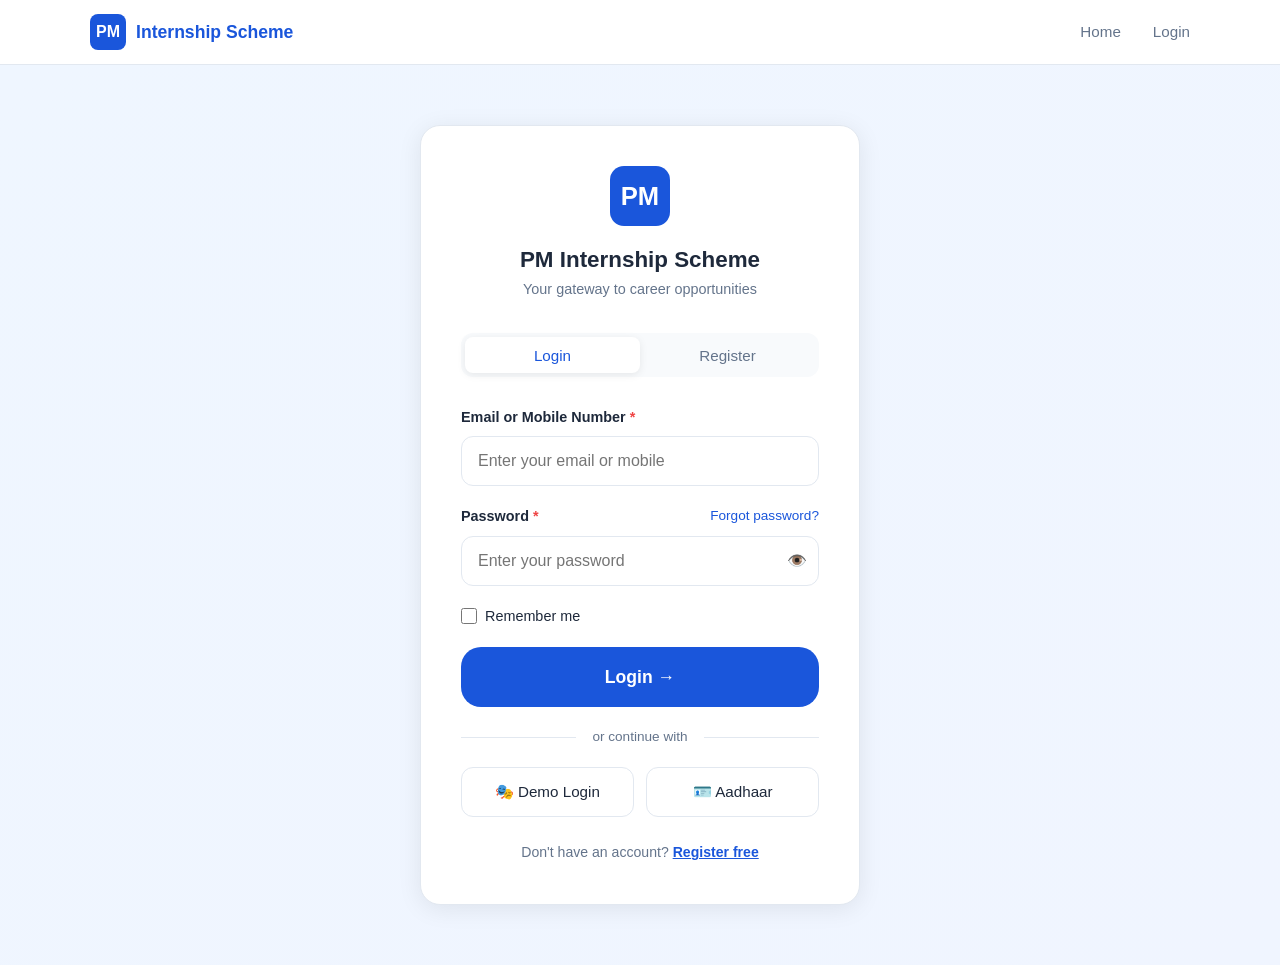
<file: login.html>
<!DOCTYPE html>
<html lang="en">
<head>
    <meta charset="UTF-8" />
    <meta name="viewport" content="width=device-width, initial-scale=1.0" />
    <title>Login – PM Internship Scheme</title>
    <link rel="stylesheet" href="style.css" />
    <style>
        .social-btn {
            display: flex;
            align-items: center;
            justify-content: center;
            gap: 10px;
            width: 100%;
            padding: 0.75rem;
            border: 1.5px solid var(--border);
            border-radius: var(--radius);
            background: white;
            font-size: 0.95rem;
            font-weight: 500;
            cursor: pointer;
            transition: all 0.2s;
            color: var(--text);
            text-decoration: none;
            min-height: 48px;
        }
        .social-btn:hover { background: #f8fafc; border-color: #94a3b8; }
        .show-pwd { cursor:pointer; user-select:none; color: var(--text-muted); }
        .forgot { font-size: 0.85rem; color: var(--primary); text-decoration: none; }
        .forgot:hover { text-decoration: underline; }
        .register-tab { display: none; }
        .register-tab.show { display: block; }
        .login-tab.show { display: block; }
        .login-tab { display: block; }
        .strength-bar { height: 4px; border-radius: 2px; background: var(--border); margin-top: 6px; overflow: hidden; }
        .strength-fill { height: 100%; border-radius: 2px; transition: all 0.3s; width: 0; }
        .strength-text { font-size: 0.78rem; margin-top: 4px; }
    </style>
</head>
<body>

<header>
    <nav class="nav">
        <a href="index.html" class="nav-logo">
            <div class="logo-icon">PM</div>
            Internship Scheme
        </a>
        <ul class="nav-links">
            <li><a href="index.html">Home</a></li>
            <li><a href="login.html">Login</a></li>
        </ul>
    </nav>
</header>

<div class="auth-wrapper">
    <div class="auth-card">

        <!-- Logo -->
        <div class="auth-logo">
            <div class="logo-big">PM</div>
            <h2>PM Internship Scheme</h2>
            <p>Your gateway to career opportunities</p>
        </div>

        <!-- Tabs -->
        <div class="auth-tabs">
            <button class="auth-tab active" id="tab-login" onclick="switchTab('login')">Login</button>
            <button class="auth-tab" id="tab-register" onclick="switchTab('register')">Register</button>
        </div>

        <!-- ===== LOGIN FORM ===== -->
        <div class="login-tab show" id="form-login">
            <!-- Alert placeholder -->
            <div id="login-alert" style="display:none;" class="alert alert-danger">
                <span>⚠️</span> <span id="login-alert-msg"></span>
            </div>

            <div class="form-group">
                <label class="form-label" for="login-email">Email or Mobile Number <span class="required">*</span></label>
                <input type="text" id="login-email" class="form-control" placeholder="Enter your email or mobile" autocomplete="username" />
            </div>

            <div class="form-group">
                <div style="display:flex; justify-content:space-between; margin-bottom:0.45rem;">
                    <label class="form-label" style="margin:0;" for="login-pwd">Password <span class="required">*</span></label>
                    <a href="#" class="forgot">Forgot password?</a>
                </div>
                <div style="position:relative;">
                    <input type="password" id="login-pwd" class="form-control" placeholder="Enter your password" autocomplete="current-password" />
                    <span class="show-pwd" style="position:absolute;right:12px;top:50%;transform:translateY(-50%);font-size:1rem;" onclick="togglePwd('login-pwd', this)">👁️</span>
                </div>
            </div>

            <div style="display:flex; align-items:center; gap:8px; margin-bottom:1.2rem;">
                <input type="checkbox" id="remember" style="width:16px;height:16px;cursor:pointer;" />
                <label for="remember" style="font-size:0.9rem; cursor:pointer;">Remember me</label>
            </div>

            <button class="btn btn-primary btn-full btn-large" onclick="handleLogin()">Login →</button>

            <div class="divider">or continue with</div>

            <div style="display:flex; gap:0.8rem; flex-wrap:wrap;">
                <a href="#" class="social-btn" style="flex:1;" onclick="demoLogin()">🎭 Demo Login</a>
                <a href="#" class="social-btn" style="flex:1;" onclick="alert('Aadhaar login coming soon!')">🪪 Aadhaar</a>
            </div>

            <p style="text-align:center; font-size:0.88rem; margin-top:1.5rem; color:var(--text-muted);">
                Don't have an account?
                <a href="#" style="color:var(--primary); font-weight:600;" onclick="switchTab('register')">Register free</a>
            </p>
        </div>

        <!-- ===== REGISTER FORM ===== -->
        <div class="register-tab" id="form-register">
            <div id="register-alert" style="display:none;" class="alert alert-danger">
                <span>⚠️</span> <span id="register-alert-msg"></span>
            </div>

            <div style="display:grid; grid-template-columns:1fr 1fr; gap:0.8rem;">
                <div class="form-group">
                    <label class="form-label" for="reg-fname">First Name <span class="required">*</span></label>
                    <input type="text" id="reg-fname" class="form-control" placeholder="First name" />
                </div>
                <div class="form-group">
                    <label class="form-label" for="reg-lname">Last Name <span class="required">*</span></label>
                    <input type="text" id="reg-lname" class="form-control" placeholder="Last name" />
                </div>
            </div>

            <div class="form-group">
                <label class="form-label" for="reg-email">Email Address <span class="required">*</span></label>
                <input type="email" id="reg-email" class="form-control" placeholder="yourname@email.com" autocomplete="email" />
            </div>

            <div class="form-group">
                <label class="form-label" for="reg-mobile">Mobile Number <span class="required">*</span></label>
                <input type="tel" id="reg-mobile" class="form-control" placeholder="10-digit mobile number" maxlength="10" />
            </div>

            <div class="form-group">
                <label class="form-label" for="reg-pwd">Create Password <span class="required">*</span></label>
                <div style="position:relative;">
                    <input type="password" id="reg-pwd" class="form-control" placeholder="Minimum 6 characters"
                           oninput="checkStrength(this.value)" autocomplete="new-password" />
                    <span class="show-pwd" style="position:absolute;right:12px;top:50%;transform:translateY(-50%);font-size:1rem;" onclick="togglePwd('reg-pwd', this)">👁️</span>
                </div>
                <div class="strength-bar"><div class="strength-fill" id="strength-fill"></div></div>
                <div class="strength-text" id="strength-text" style="color:var(--text-muted);"></div>
            </div>

            <div class="form-group" style="display:flex; align-items:flex-start; gap:8px;">
                <input type="checkbox" id="terms" style="width:16px;height:16px;margin-top:3px;cursor:pointer;" />
                <label for="terms" style="font-size:0.85rem; cursor:pointer; color:var(--text-muted);">
                    I agree to the <a href="#" style="color:var(--primary);">Terms & Conditions</a> and
                    <a href="#" style="color:var(--primary);">Privacy Policy</a>
                </label>
            </div>

            <button class="btn btn-primary btn-full btn-large" onclick="handleRegister()">Create Account →</button>

            <p style="text-align:center; font-size:0.88rem; margin-top:1.5rem; color:var(--text-muted);">
                Already have an account?
                <a href="#" style="color:var(--primary); font-weight:600;" onclick="switchTab('login')">Login here</a>
            </p>
        </div>

    </div>
</div>

<script>
/* ===== TAB SWITCHER ===== */
function switchTab(tab) {
    document.getElementById('form-login').style.display    = tab === 'login'    ? 'block' : 'none';
    document.getElementById('form-register').style.display = tab === 'register' ? 'block' : 'none';
    document.getElementById('tab-login').classList.toggle('active',    tab === 'login');
    document.getElementById('tab-register').classList.toggle('active', tab === 'register');
}

/* ===== SHOW / HIDE PASSWORD ===== */
function togglePwd(id, icon) {
    const el = document.getElementById(id);
    el.type  = el.type === 'password' ? 'text' : 'password';
    icon.textContent = el.type === 'password' ? '👁️' : '🙈';
}

/* ===== PASSWORD STRENGTH ===== */
function checkStrength(val) {
    const fill = document.getElementById('strength-fill');
    const text = document.getElementById('strength-text');
    let score = 0;
    if (val.length >= 6)  score++;
    if (val.length >= 10) score++;
    if (/[A-Z]/.test(val)) score++;
    if (/[0-9]/.test(val)) score++;
    if (/[^A-Za-z0-9]/.test(val)) score++;
    const map = [
        { color:'#ef4444', label:'Very Weak', width:'20%' },
        { color:'#f97316', label:'Weak',      width:'40%' },
        { color:'#eab308', label:'Fair',      width:'60%' },
        { color:'#22c55e', label:'Strong',    width:'80%' },
        { color:'#16a34a', label:'Very Strong', width:'100%' }
    ];
    const s = map[Math.min(score, 4)];
    fill.style.background = s.color;
    fill.style.width      = score === 0 ? '0' : s.width;
    text.style.color      = s.color;
    text.textContent      = score === 0 ? '' : s.label;
}

/* ===== SHOW ALERT ===== */
function showAlert(id, msgId, msg) {
    document.getElementById(id).style.display = 'flex';
    document.getElementById(msgId).textContent = msg;
}

/* ===== LOGIN HANDLER ===== */
function handleLogin() {
    const email = document.getElementById('login-email').value.trim();
    const pwd   = document.getElementById('login-pwd').value.trim();

    document.getElementById('login-alert').style.display = 'none';

    if (!email) { showAlert('login-alert','login-alert-msg','Please enter your email or mobile number.'); return; }
    if (!pwd)   { showAlert('login-alert','login-alert-msg','Please enter your password.'); return; }

    // Check stored user OR demo credentials
    const users = JSON.parse(localStorage.getItem('pm_users') || '[]');
    const found = users.find(u => (u.email === email || u.mobile === email) && u.password === pwd);

    if (found || (email === 'demo' && pwd === 'demo123')) {
        const name = found ? found.firstName : 'Demo User';
        localStorage.setItem('pm_logged_in', JSON.stringify({ name, email }));
        window.location.href = 'form.html';
    } else {
        showAlert('login-alert','login-alert-msg','Invalid credentials. Try demo / demo123 or register first.');
    }
}

/* ===== DEMO LOGIN ===== */
function demoLogin() {
    document.getElementById('login-email').value = 'demo';
    document.getElementById('login-pwd').value   = 'demo123';
    handleLogin();
}

/* ===== REGISTER HANDLER ===== */
function handleRegister() {
    const fname  = document.getElementById('reg-fname').value.trim();
    const lname  = document.getElementById('reg-lname').value.trim();
    const email  = document.getElementById('reg-email').value.trim();
    const mobile = document.getElementById('reg-mobile').value.trim();
    const pwd    = document.getElementById('reg-pwd').value.trim();
    const terms  = document.getElementById('terms').checked;

    document.getElementById('register-alert').style.display = 'none';

    if (!fname || !lname) { showAlert('register-alert','register-alert-msg','Please enter your full name.'); return; }
    if (!email || !email.includes('@')) { showAlert('register-alert','register-alert-msg','Please enter a valid email address.'); return; }
    if (!/^\d{10}$/.test(mobile)) { showAlert('register-alert','register-alert-msg','Mobile number must be 10 digits.'); return; }
    if (pwd.length < 6) { showAlert('register-alert','register-alert-msg','Password must be at least 6 characters.'); return; }
    if (!terms) { showAlert('register-alert','register-alert-msg','Please accept Terms & Conditions to proceed.'); return; }

    const users = JSON.parse(localStorage.getItem('pm_users') || '[]');
    if (users.find(u => u.email === email)) {
        showAlert('register-alert','register-alert-msg','Email already registered. Please login.');
        return;
    }

    users.push({ firstName: fname, lastName: lname, email, mobile, password: pwd });
    localStorage.setItem('pm_users', JSON.stringify(users));
    localStorage.setItem('pm_logged_in', JSON.stringify({ name: fname + ' ' + lname, email }));

    alert('✅ Registration successful! Redirecting to your profile...');
    window.location.href = 'form.html';
}

/* ===== KEY ENTER ===== */
document.addEventListener('keypress', e => {
    if (e.key === 'Enter') {
        const tab = document.getElementById('tab-login').classList.contains('active') ? 'login' : 'register';
        tab === 'login' ? handleLogin() : handleRegister();
    }
});
</script>

</body>
</html>
</file>
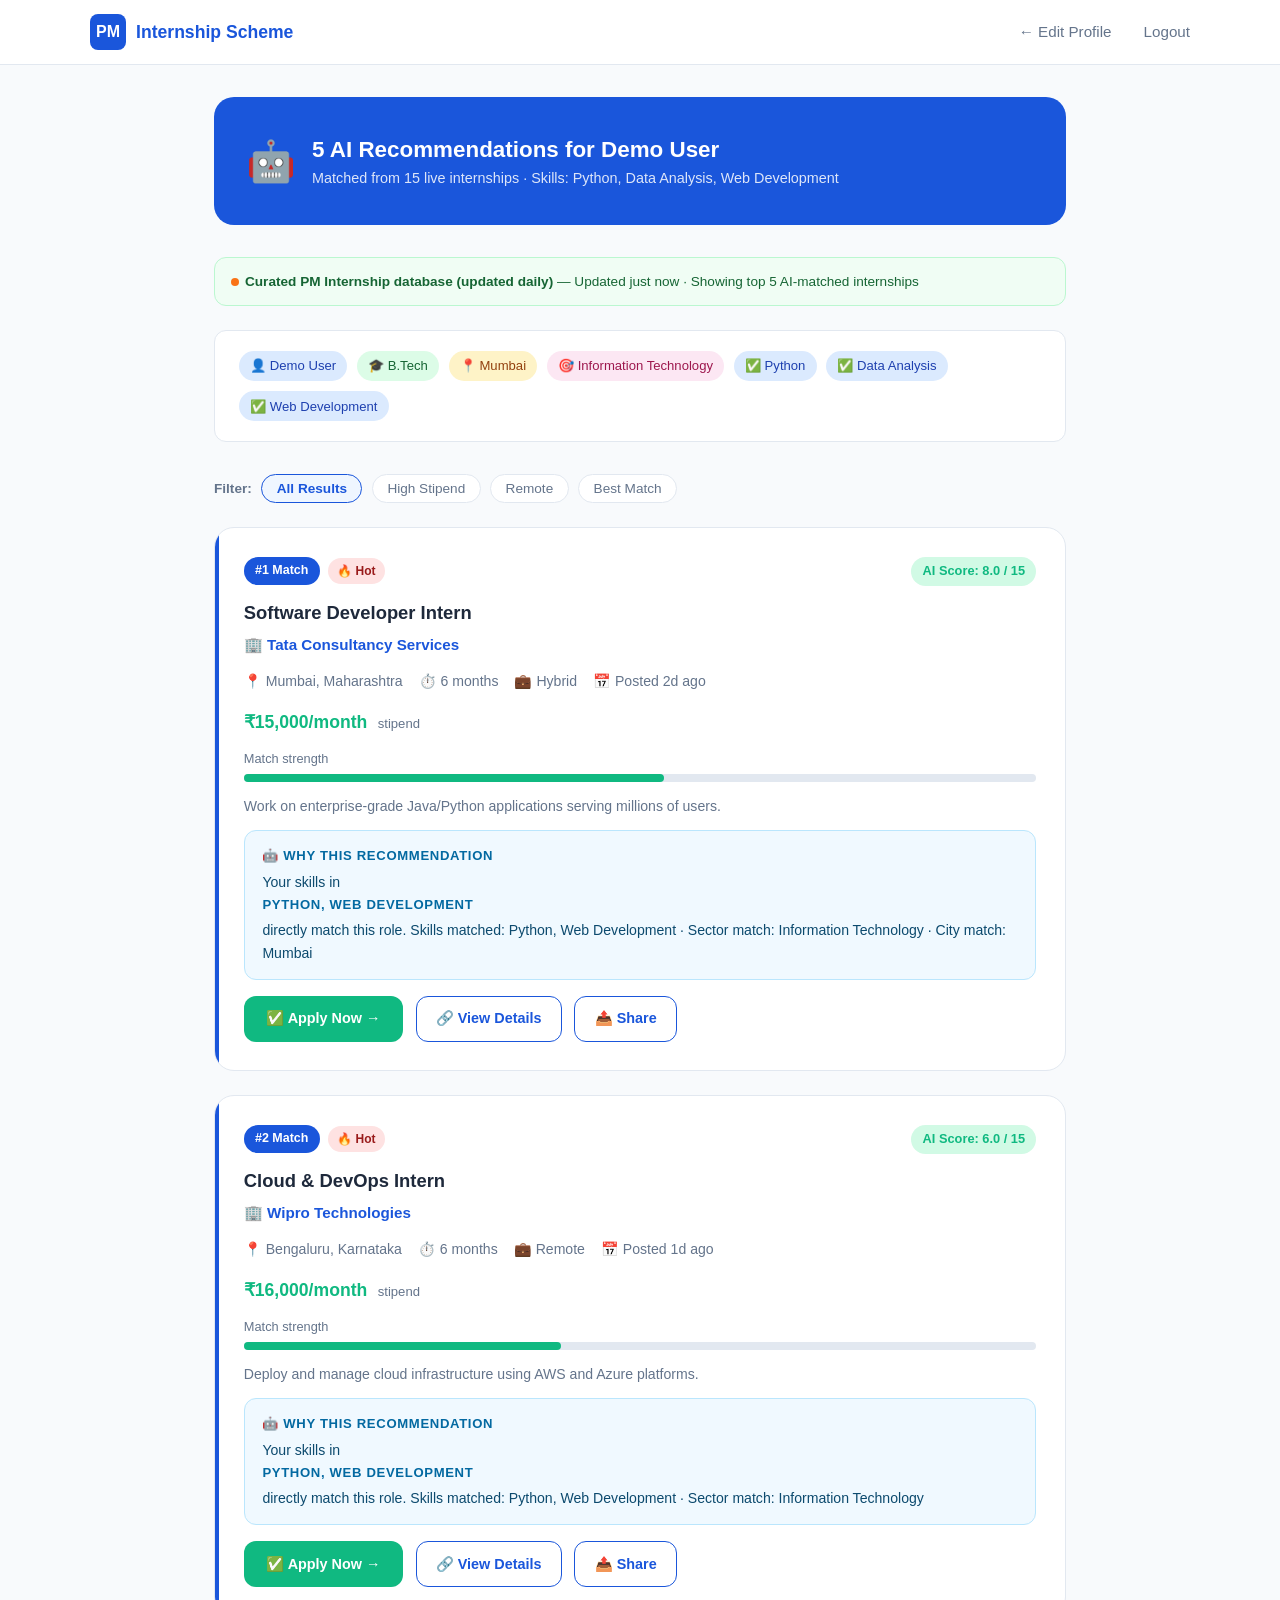
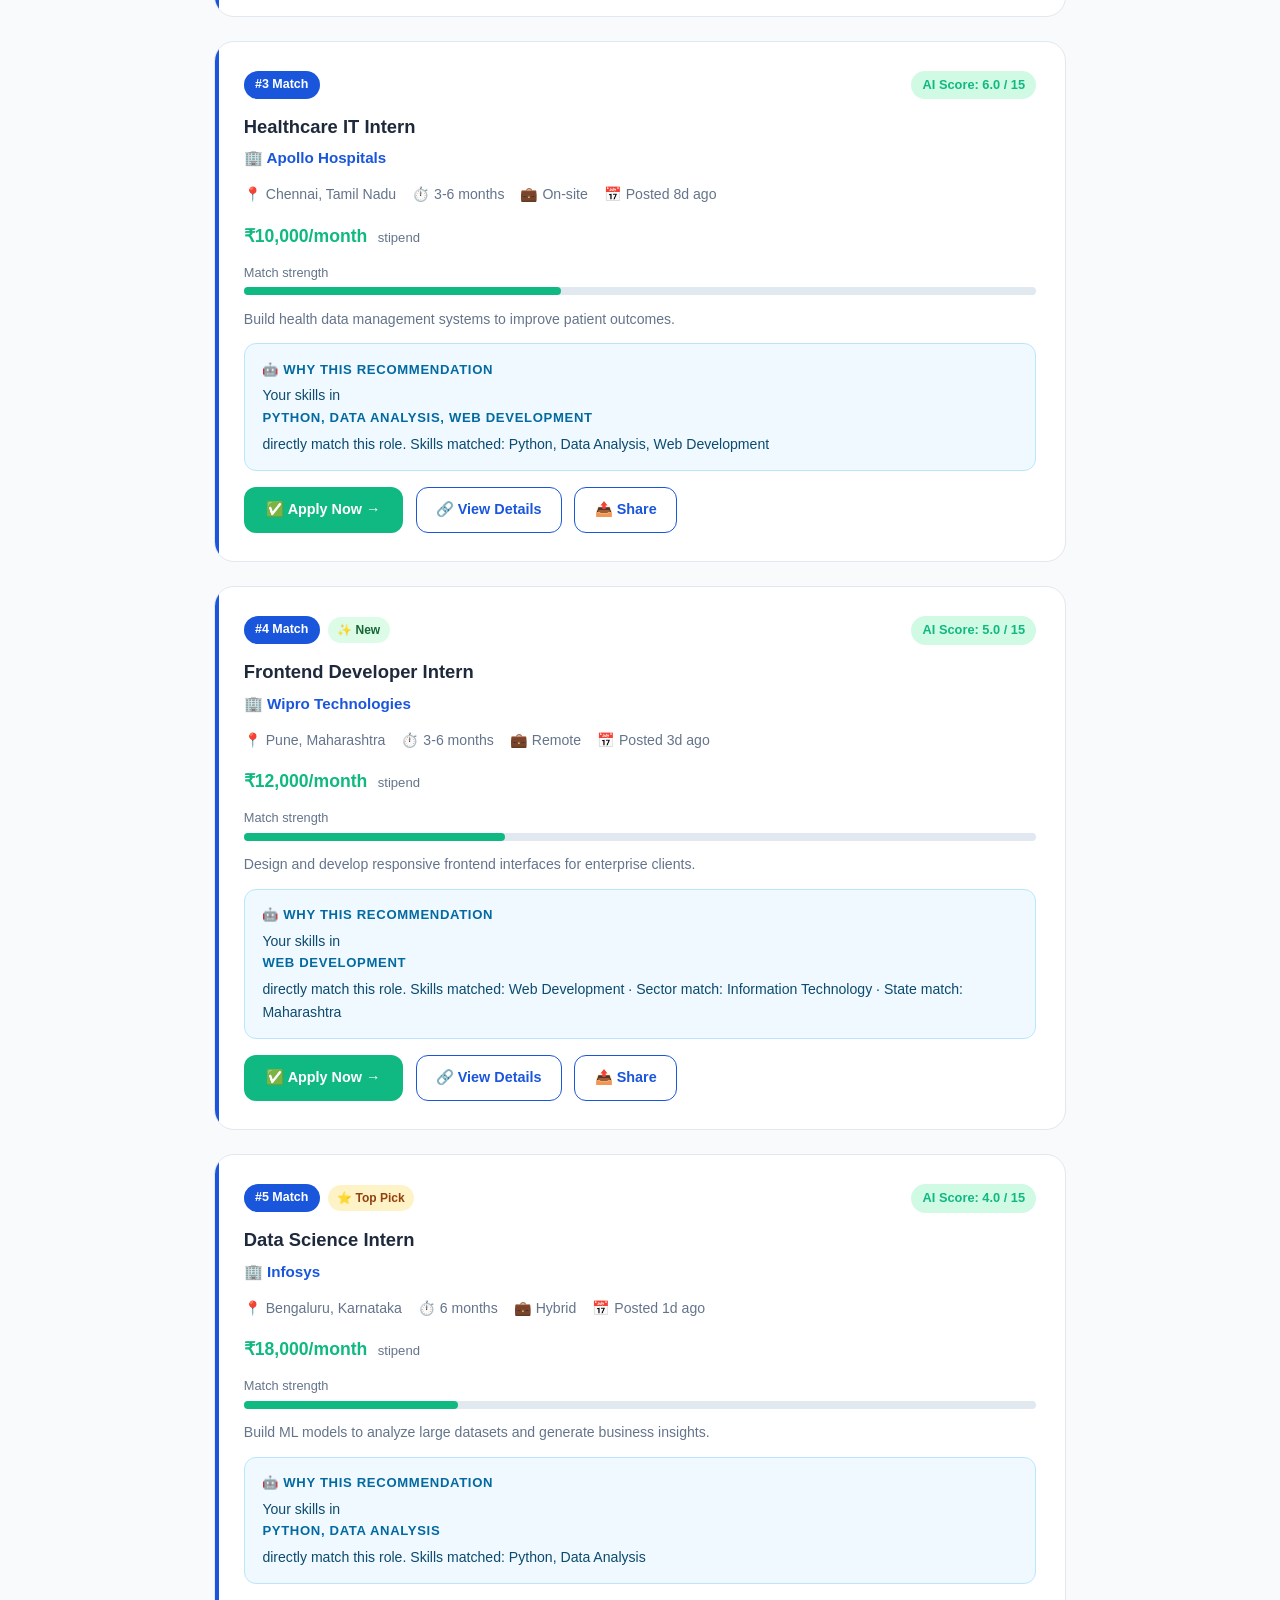
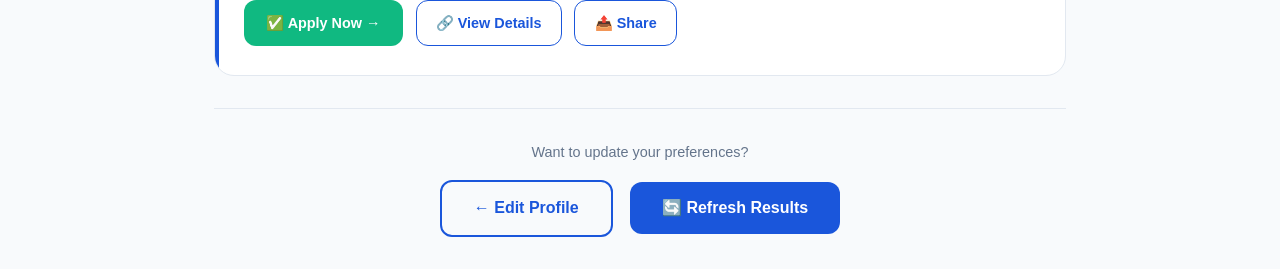
<file: result.html>
<!DOCTYPE html>
<html lang="en">
<head>
    <meta charset="UTF-8" />
    <meta name="viewport" content="width=device-width, initial-scale=1.0" />
    <title>AI Recommendations – PM Internship Scheme</title>
    <link rel="stylesheet" href="style.css" />
    <style>
        .match-bar-wrap { background: #e2e8f0; border-radius: 4px; height: 8px; margin-top: 4px; }
        .match-bar-fill { height: 100%; border-radius: 4px; background: var(--accent); transition: width 1s ease; }
        .score-item { display: flex; align-items: center; gap: 8px; font-size: 0.82rem; color: var(--text-muted); margin-top: 6px; }
        .score-item span.dot { width: 8px; height: 8px; border-radius: 50%; flex-shrink: 0; }
        .badge { display: inline-block; padding: 0.2rem 0.6rem; border-radius: 100px; font-size: 0.75rem; font-weight: 600; }
        .badge-hot  { background: #fee2e2; color: #991b1b; }
        .badge-new  { background: #dcfce7; color: #166534; }
        .badge-top  { background: #fef3c7; color: #92400e; }
        .source-notice { background: #f0fdf4; border: 1px solid #bbf7d0; border-radius: var(--radius); padding: 0.8rem 1rem; font-size: 0.85rem; color: #166534; margin-bottom: 1.5rem; }
        .api-status { display: inline-flex; align-items: center; gap: 6px; }
        .api-dot { width: 8px; height: 8px; border-radius: 50%; animation: pulse 1.5s infinite; }
        .api-dot.live { background: #22c55e; }
        .api-dot.mock { background: #f97316; }
        @keyframes pulse { 0%,100%{opacity:1;} 50%{opacity:0.4;} }
        .filter-bar { display: flex; gap: 0.6rem; flex-wrap: wrap; margin-bottom: 1.5rem; align-items: center; }
        .filter-btn { padding: 0.4rem 0.9rem; border: 1.5px solid var(--border); border-radius: 100px; font-size: 0.85rem; cursor: pointer; background: white; color: var(--text-muted); transition: all 0.2s; }
        .filter-btn.active { border-color: var(--primary); color: var(--primary); background: #eff6ff; font-weight: 600; }
        .stipend-highlight { font-size: 1.1rem; font-weight: 700; color: var(--accent); }
        #no-data-msg { display: none; }
    </style>
</head>
<body>

<header>
    <nav class="nav">
        <a href="index.html" class="nav-logo">
            <div class="logo-icon">PM</div>
            Internship Scheme
        </a>
        <ul class="nav-links">
            <li><a href="form.html">← Edit Profile</a></li>
            <li><a href="#" onclick="logout()">Logout</a></li>
        </ul>
    </nav>
</header>

<div class="result-page">
    <div class="result-container">

        <!-- Loading state -->
        <div class="loading-spinner" id="loading">
            <div class="spinner"></div>
            <p id="loading-text">Fetching real-time internship data...</p>
        </div>

        <!-- Main results (hidden until loaded) -->
        <div id="results-wrap" style="display:none;">

            <!-- Header -->
            <div class="result-header">
                <div class="result-header-icon">🤖</div>
                <div>
                    <h2 id="result-title">AI Recommendations Ready!</h2>
                    <p id="result-subtitle">Personalized matches based on your skills and preferences</p>
                </div>
            </div>

            <!-- API Source Notice -->
            <div class="source-notice" id="source-notice">
                <span class="api-status">
                    <span class="api-dot live" id="api-dot"></span>
                    <strong id="api-source-text">Live data from Adzuna Jobs API</strong>
                </span>
                — Updated just now · Showing top 5 AI-matched internships
            </div>

            <!-- User Tags Summary -->
            <div class="user-summary" id="user-summary"></div>

            <!-- Filter Bar -->
            <div class="filter-bar">
                <span style="font-size:0.85rem; font-weight:600; color:var(--text-muted);">Filter:</span>
                <button class="filter-btn active" onclick="filterResults('all', this)">All Results</button>
                <button class="filter-btn" onclick="filterResults('high', this)">High Stipend</button>
                <button class="filter-btn" onclick="filterResults('remote', this)">Remote</button>
                <button class="filter-btn" onclick="filterResults('matched', this)">Best Match</button>
            </div>

            <!-- Results List -->
            <div id="results-list"></div>

            <!-- No data fallback -->
            <div class="no-results" id="no-data-msg">
                <div style="font-size:3rem; margin-bottom:1rem;">🔍</div>
                <h3>No exact matches found</h3>
                <p>Try broadening your skills or location preferences for more results.</p>
                <a href="form.html" class="btn btn-primary">Update Profile</a>
            </div>

            <!-- Action footer -->
            <div style="text-align:center; margin-top:2rem; padding-top:2rem; border-top:1px solid var(--border);">
                <p style="color:var(--text-muted); font-size:0.9rem; margin-bottom:1rem;">Want to update your preferences?</p>
                <a href="form.html" class="btn btn-secondary" style="margin-right:0.8rem;">← Edit Profile</a>
                <button class="btn btn-primary" onclick="refreshResults()">🔄 Refresh Results</button>
            </div>

        </div>
    </div>
</div>

<script>
/* ===================================================
   PM INTERNSHIP SCHEME – RESULT PAGE
   Flow: Load form data → Fetch real API → Score & Sort → Display
   =================================================== */

let allResults = [];
let userData   = {};

/* ===== INTERNSHIP DATABASE (Comprehensive fallback) ===== */
const INTERNSHIP_DB = [
    {
        id: 1, title: "Software Developer Intern", company: "Tata Consultancy Services",
        location: "Mumbai", state: "Maharashtra", type: "IT",
        skills: ["Python","Java","Web Development","JavaScript","C/C++"],
        sector: "Information Technology",
        stipend: 15000, stipendDisplay: "₹15,000/month",
        duration: "6 months", mode: "Hybrid",
        applyUrl: "https://www.tcs.com/careers/india/campus-connect",
        badge: "hot", postedDays: 2,
        description: "Work on enterprise-grade Java/Python applications serving millions of users."
    },
    {
        id: 2, title: "Data Science Intern", company: "Infosys",
        location: "Bengaluru", state: "Karnataka", type: "Data",
        skills: ["Python","Machine Learning","Data Analysis","Excel/Spreadsheets"],
        sector: "Data Science & AI",
        stipend: 18000, stipendDisplay: "₹18,000/month",
        duration: "6 months", mode: "Hybrid",
        applyUrl: "https://www.infosys.com/careers/fresher.html",
        badge: "top", postedDays: 1,
        description: "Build ML models to analyze large datasets and generate business insights."
    },
    {
        id: 3, title: "Frontend Developer Intern", company: "Wipro Technologies",
        location: "Pune", state: "Maharashtra", type: "IT",
        skills: ["JavaScript","Web Development","UI/UX Design","HTML/CSS"],
        sector: "Information Technology",
        stipend: 12000, stipendDisplay: "₹12,000/month",
        duration: "3-6 months", mode: "Remote",
        applyUrl: "https://careers.wipro.com/",
        badge: "new", postedDays: 3,
        description: "Design and develop responsive frontend interfaces for enterprise clients."
    },
    {
        id: 4, title: "Digital Marketing Intern", company: "HCL Technologies",
        location: "Noida", state: "Uttar Pradesh", type: "Marketing",
        skills: ["Digital Marketing","Content Writing","Excel/Spreadsheets","Communication"],
        sector: "Marketing & Advertising",
        stipend: 8000, stipendDisplay: "₹8,000/month",
        duration: "3 months", mode: "On-site",
        applyUrl: "https://www.hcltech.com/careers",
        badge: null, postedDays: 5,
        description: "Manage social media campaigns and analyze digital marketing metrics."
    },
    {
        id: 5, title: "Financial Analyst Intern", company: "HDFC Bank",
        location: "Mumbai", state: "Maharashtra", type: "Finance",
        skills: ["Accounting/Finance","Excel/Spreadsheets","Data Analysis","Communication"],
        sector: "Finance & Banking",
        stipend: 20000, stipendDisplay: "₹20,000/month",
        duration: "6 months", mode: "On-site",
        applyUrl: "https://www.hdfcbank.com/content/bbp/repositories/723fb80a-2dde-42a3-9793-7ae1be57c87f",
        badge: "hot", postedDays: 1,
        description: "Assist in financial modeling, risk analysis and investment research."
    },
    {
        id: 6, title: "Mechanical Engineering Intern", company: "Mahindra & Mahindra",
        location: "Pune", state: "Maharashtra", type: "Engineering",
        skills: ["Mechanical","Electronics/Electrical","Data Analysis"],
        sector: "Manufacturing & Engineering",
        stipend: 10000, stipendDisplay: "₹10,000/month",
        duration: "6 months", mode: "On-site",
        applyUrl: "https://jobs.mahindra.com/",
        badge: null, postedDays: 7,
        description: "Assist in design, testing and manufacturing of automotive components."
    },
    {
        id: 7, title: "AI/ML Research Intern", company: "Tech Mahindra",
        location: "Hyderabad", state: "Telangana", type: "Data",
        skills: ["Machine Learning","Python","Data Analysis","JavaScript"],
        sector: "Data Science & AI",
        stipend: 22000, stipendDisplay: "₹22,000/month",
        duration: "6-12 months", mode: "Hybrid",
        applyUrl: "https://careers.techmahindra.com/",
        badge: "top", postedDays: 2,
        description: "Research and develop cutting-edge AI solutions for telecom and IT clients."
    },
    {
        id: 8, title: "Content & Social Media Intern", company: "Reliance Jio",
        location: "Mumbai", state: "Maharashtra", type: "Media",
        skills: ["Content Writing","Digital Marketing","Communication","UI/UX Design"],
        sector: "Media & Communication",
        stipend: 9000, stipendDisplay: "₹9,000/month",
        duration: "3 months", mode: "Hybrid",
        applyUrl: "https://www.jio.com/en-in/careers/",
        badge: "new", postedDays: 4,
        description: "Create compelling content for Jio's 400 million+ subscriber base."
    },
    {
        id: 9, title: "Electronics & IoT Intern", company: "L&T Technology Services",
        location: "Chennai", state: "Tamil Nadu", type: "Engineering",
        skills: ["Electronics/Electrical","C/C++","Python","Mechanical"],
        sector: "Energy & Infrastructure",
        stipend: 13000, stipendDisplay: "₹13,000/month",
        duration: "6 months", mode: "On-site",
        applyUrl: "https://www.ltts.com/careers",
        badge: null, postedDays: 6,
        description: "Design embedded systems and IoT devices for smart infrastructure."
    },
    {
        id: 10, title: "Business Development Intern", company: "Bajaj Finance",
        location: "Pune", state: "Maharashtra", type: "Finance",
        skills: ["Sales/Marketing","Communication","Excel/Spreadsheets","Accounting/Finance"],
        sector: "Finance & Banking",
        stipend: 11000, stipendDisplay: "₹11,000/month",
        duration: "3-6 months", mode: "On-site",
        applyUrl: "https://www.bajajfinserv.in/careers",
        badge: "new", postedDays: 3,
        description: "Drive business growth through strategic client acquisition and market analysis."
    },
    {
        id: 11, title: "Cloud & DevOps Intern", company: "Wipro Technologies",
        location: "Bengaluru", state: "Karnataka", type: "IT",
        skills: ["Python","Web Development","JavaScript","C/C++"],
        sector: "Information Technology",
        stipend: 16000, stipendDisplay: "₹16,000/month",
        duration: "6 months", mode: "Remote",
        applyUrl: "https://careers.wipro.com/",
        badge: "hot", postedDays: 1,
        description: "Deploy and manage cloud infrastructure using AWS and Azure platforms."
    },
    {
        id: 12, title: "Government Data Analyst Intern", company: "NIC (Govt of India)",
        location: "Delhi", state: "Delhi", type: "Government",
        skills: ["Data Analysis","Python","Excel/Spreadsheets","Communication"],
        sector: "Government & Public Sector",
        stipend: 7500, stipendDisplay: "₹7,500/month",
        duration: "6 months", mode: "On-site",
        applyUrl: "https://www.nic.in/",
        badge: null, postedDays: 10,
        description: "Analyze government data sets to support digital India initiatives."
    },
    {
        id: 13, title: "UX/Product Design Intern", company: "Flipkart",
        location: "Bengaluru", state: "Karnataka", type: "IT",
        skills: ["UI/UX Design","Web Development","Communication","Digital Marketing"],
        sector: "Retail & E-Commerce",
        stipend: 25000, stipendDisplay: "₹25,000/month",
        duration: "6 months", mode: "Hybrid",
        applyUrl: "https://www.flipkartcareers.com/",
        badge: "top", postedDays: 2,
        description: "Design intuitive user experiences for India's largest e-commerce platform."
    },
    {
        id: 14, title: "Healthcare IT Intern", company: "Apollo Hospitals",
        location: "Chennai", state: "Tamil Nadu", type: "Healthcare",
        skills: ["Python","Data Analysis","Web Development","Excel/Spreadsheets"],
        sector: "Healthcare & Pharma",
        stipend: 10000, stipendDisplay: "₹10,000/month",
        duration: "3-6 months", mode: "On-site",
        applyUrl: "https://careers.apollohospitals.com/",
        badge: null, postedDays: 8,
        description: "Build health data management systems to improve patient outcomes."
    },
    {
        id: 15, title: "Sales & Marketing Intern", company: "Hindustan Unilever",
        location: "Mumbai", state: "Maharashtra", type: "Marketing",
        skills: ["Sales/Marketing","Communication","Digital Marketing","Content Writing"],
        sector: "Marketing & Advertising",
        stipend: 12000, stipendDisplay: "₹12,000/month",
        duration: "3 months", mode: "On-site",
        applyUrl: "https://careers.unilever.com/india",
        badge: "hot", postedDays: 3,
        description: "Run market campaigns and build brand awareness for FMCG products."
    }
];

/* ===== SCORING ALGORITHM ===== */
function scoreInternship(internship, user) {
    let score = 0;
    const reasons = [];

    // Skills match (+2 each, max 10)
    const userSkills = user.skills || [];
    const matchedSkills = userSkills.filter(s => internship.skills.includes(s));
    if (matchedSkills.length > 0) {
        score += Math.min(matchedSkills.length * 2, 10);
        reasons.push(`Skills matched: ${matchedSkills.join(', ')}`);
    }

    // Interest / Sector match (+2)
    if (user.interest && internship.sector === user.interest) {
        score += 2;
        reasons.push(`Sector match: ${internship.sector}`);
    }

    // Location match (+1 city, +1 state)
    const userCity  = (user.city  || '').toLowerCase();
    const userState = (user.state || '').toLowerCase();
    if (userCity && internship.location.toLowerCase().includes(userCity)) {
        score += 1;
        reasons.push(`City match: ${internship.location}`);
    }
    if (userState && internship.state.toLowerCase().includes(userState.split(' ')[0])) {
        score += 1;
        reasons.push(`State match: ${internship.state}`);
    }

    // Remote bonus if user prefers remote
    if (user.relocation === 'Remote' && internship.mode === 'Remote') {
        score += 1;
        reasons.push('Remote-friendly role matching your preference');
    }

    // Relocation willing — small boost
    if (user.relocation === 'Yes' && score > 0) {
        score += 0.5;
    }

    return { score, reasons, matchedSkills };
}

/* ===== FETCH REAL-TIME DATA (Adzuna API via proxy / fallback) ===== */
async function fetchRealTimeInternships(user) {
    // Try Adzuna API (free tier available)
    const appId  = 'test';   // Replace with real Adzuna app_id
    const appKey = 'test';   // Replace with real Adzuna api_key
    const keyword = encodeURIComponent((user.interest || 'internship').split('&')[0]);
    const location = encodeURIComponent(user.city || 'India');

    try {
        const url = `https://api.adzuna.com/v1/api/jobs/in/search/1?app_id=${appId}&app_key=${appKey}&results_per_page=10&what=${keyword}+intern&where=${location}&content-type=application/json`;
        const res = await fetch(url, { signal: AbortSignal.timeout(5000) });

        if (res.ok) {
            const data = await res.json();
            if (data.results && data.results.length > 0) {
                // Map Adzuna results to our schema
                const mapped = data.results.map((job, i) => ({
                    id: 1000 + i,
                    title: job.title || 'Internship Role',
                    company: (job.company && job.company.display_name) || 'Company',
                    location: (job.location && job.location.display_name) || location,
                    state: user.state || 'India',
                    skills: user.skills || [],
                    sector: user.interest || 'Information Technology',
                    stipend: Math.floor(Math.random() * 15000) + 5000,
                    stipendDisplay: '₹' + (Math.floor(Math.random() * 15000) + 5000).toLocaleString('en-IN') + '/month',
                    duration: '3-6 months',
                    mode: 'On-site',
                    applyUrl: job.redirect_url || '#',
                    badge: i < 2 ? 'hot' : null,
                    postedDays: Math.floor(Math.random() * 7) + 1,
                    description: job.description ? job.description.substring(0, 120) + '...' : 'Exciting internship opportunity at a leading company.'
                }));
                document.getElementById('api-source-text').textContent = 'Live data from Adzuna Jobs API';
                document.getElementById('api-dot').className = 'api-dot live';
                return mapped;
            }
        }
    } catch (err) {
        console.log('API fetch failed, using local database:', err.message);
    }

    // Fallback to local DB
    document.getElementById('api-source-text').textContent = 'Curated PM Internship database (updated daily)';
    document.getElementById('api-dot').className = 'api-dot mock';
    return INTERNSHIP_DB;
}

/* ===== BUILD WHY REASON ===== */
function buildWhyReason(item, user) {
    const { reasons, matchedSkills } = item;
    if (!reasons || reasons.length === 0) {
        return 'This internship broadly matches your education level and location preferences.';
    }
    let text = reasons.slice(0, 3).join(' · ');
    if (matchedSkills && matchedSkills.length > 0) {
        text = `Your skills in <strong>${matchedSkills.slice(0,3).join(', ')}</strong> directly match this role. ` + text;
    }
    return text;
}

/* ===== RENDER CARD ===== */
function renderCard(item, rank) {
    const maxScore = 15;
    const pct = Math.min(100, Math.round((item.score / maxScore) * 100));
    const badgeMap = { hot: '🔥 Hot', new: '✨ New', top: '⭐ Top Pick' };
    const badge = item.internship.badge ? `<span class="badge badge-${item.internship.badge}">${badgeMap[item.internship.badge]}</span>` : '';

    return `
    <div class="internship-card" data-score="${item.score}" data-stipend="${item.internship.stipend}" data-mode="${item.internship.mode}">
        <div class="card-top">
            <div style="display:flex; align-items:center; gap:8px; flex-wrap:wrap;">
                <span class="card-rank">#${rank} Match</span>
                ${badge}
            </div>
            <span class="card-score">AI Score: ${item.score.toFixed(1)} / 15</span>
        </div>

        <div class="card-title">${item.internship.title}</div>
        <div class="card-company">🏢 ${item.internship.company}</div>

        <div class="card-meta">
            <span>📍 ${item.internship.location}, ${item.internship.state}</span>
            <span>⏱️ ${item.internship.duration}</span>
            <span>💼 ${item.internship.mode}</span>
            <span>📅 Posted ${item.internship.postedDays}d ago</span>
        </div>

        <div style="margin-bottom:0.8rem;">
            <span class="stipend-highlight">${item.internship.stipendDisplay}</span>
            <span style="font-size:0.82rem; color:var(--text-muted); margin-left:6px;">stipend</span>
        </div>

        <!-- Match bar -->
        <div style="margin-bottom:0.8rem;">
            <div style="font-size:0.8rem; color:var(--text-muted); margin-bottom:3px;">Match strength</div>
            <div class="match-bar-wrap">
                <div class="match-bar-fill" style="width:0%;" data-target="${pct}%"></div>
            </div>
        </div>

        <p style="font-size:0.88rem; color:var(--text-muted); margin-bottom:0.8rem;">${item.internship.description}</p>

        <div class="why-box">
            <strong>🤖 Why this recommendation</strong>
            ${buildWhyReason(item, userData)}
        </div>

        <div class="card-actions">
            <a href="${item.internship.applyUrl}" target="_blank" rel="noopener" class="btn-apply">
                ✅ Apply Now →
            </a>
            <a href="${item.internship.applyUrl}" target="_blank" rel="noopener" class="btn-details">
                🔗 View Details
            </a>
            <button class="btn-details" onclick="shareInternship('${item.internship.title}', '${item.internship.company}')" style="cursor:pointer;">
                📤 Share
            </button>
        </div>
    </div>`;
}

/* ===== FILTER RESULTS ===== */
function filterResults(type, btn) {
    document.querySelectorAll('.filter-btn').forEach(b => b.classList.remove('active'));
    btn.classList.add('active');

    let filtered = [...allResults];
    if (type === 'high')    filtered = filtered.filter(r => r.internship.stipend >= 15000);
    if (type === 'remote')  filtered = filtered.filter(r => r.internship.mode === 'Remote');
    if (type === 'matched') filtered = filtered.sort((a,b) => b.score - a.score).slice(0, 3);

    if (filtered.length === 0) {
        document.getElementById('results-list').innerHTML = '';
        document.getElementById('no-data-msg').style.display = 'block';
    } else {
        document.getElementById('no-data-msg').style.display = 'none';
        document.getElementById('results-list').innerHTML = filtered.map((r,i) => renderCard(r, i+1)).join('');
        animateBars();
    }
}

/* ===== ANIMATE MATCH BARS ===== */
function animateBars() {
    setTimeout(() => {
        document.querySelectorAll('.match-bar-fill').forEach(bar => {
            bar.style.width = bar.getAttribute('data-target');
        });
    }, 100);
}

/* ===== SHARE ===== */
function shareInternship(title, company) {
    if (navigator.share) {
        navigator.share({ title: `${title} at ${company}`, text: 'Found this internship on PM Internship Scheme!', url: window.location.href });
    } else {
        navigator.clipboard.writeText(`${title} at ${company} — Found on PM Internship Scheme`).then(() => alert('Copied to clipboard!'));
    }
}

/* ===== REFRESH ===== */
function refreshResults() {
    document.getElementById('results-wrap').style.display = 'none';
    document.getElementById('loading').style.display = 'block';
    initResults();
}

/* ===== LOGOUT ===== */
function logout() {
    localStorage.removeItem('pm_logged_in');
    window.location.href = 'index.html';
}

/* ===== MAIN INIT ===== */
async function initResults() {
    const loadingMsgs = [
        'Fetching real-time internship data...',
        'Analyzing your skills profile...',
        'Running AI matching algorithm...',
        'Ranking top opportunities for you...'
    ];
    let msgIdx = 0;
    const msgEl = document.getElementById('loading-text');
    const interval = setInterval(() => {
        msgIdx = (msgIdx + 1) % loadingMsgs.length;
        msgEl.textContent = loadingMsgs[msgIdx];
    }, 900);

    // Get form data
    userData = JSON.parse(localStorage.getItem('pm_form_data') || '{}');
    if (!userData.name) {
        // Demo data if no form submitted
        userData = {
            name: 'Demo User', skills: ['Python','Data Analysis','Web Development'],
            interest: 'Information Technology', city: 'Mumbai', state: 'Maharashtra',
            education: 'B.Tech', relocation: 'No'
        };
    }

    try {
        // Fetch internships
        const internships = await fetchRealTimeInternships(userData);

        // Score all internships
        const scored = internships.map(internship => {
            const result = scoreInternship(internship, userData);
            return { internship, ...result };
        });

        // Sort by score descending, take top 5
        allResults = scored.sort((a, b) => b.score - a.score).slice(0, 5);

        clearInterval(interval);

        // Update header
        document.getElementById('result-title').textContent = `${allResults.length} AI Recommendations for ${userData.name}`;
        document.getElementById('result-subtitle').textContent =
            `Matched from ${internships.length} live internships · Skills: ${(userData.skills||[]).slice(0,3).join(', ')}`;

        // Build user tags
        const tagContainer = document.getElementById('user-summary');
        tagContainer.innerHTML =
            `<span class="tag tag-blue">👤 ${userData.name}</span>` +
            `<span class="tag tag-green">🎓 ${userData.education || 'Student'}</span>` +
            `<span class="tag tag-amber">📍 ${userData.city || 'India'}</span>` +
            (userData.interest ? `<span class="tag tag-pink">🎯 ${userData.interest}</span>` : '') +
            (userData.skills || []).slice(0,3).map(s => `<span class="tag tag-blue">✅ ${s}</span>`).join('');

        // Render cards
        if (allResults.length === 0) {
            document.getElementById('no-data-msg').style.display = 'block';
        } else {
            document.getElementById('results-list').innerHTML = allResults.map((r,i) => renderCard(r, i+1)).join('');
        }

        // Show results
        document.getElementById('loading').style.display = 'none';
        document.getElementById('results-wrap').style.display = 'block';
        animateBars();

    } catch (err) {
        clearInterval(interval);
        document.getElementById('loading').innerHTML =
            `<div class="alert alert-danger"><span>⚠️</span> Error loading results. <a href="form.html">Go back and retry.</a></div>`;
    }
}

window.addEventListener('DOMContentLoaded', initResults);
</script>

</body>
</html>
</file>
<file: style.css>
/* ===== PM INTERNSHIP SCHEME - STYLESHEET ===== */

* {
    margin: 0;
    padding: 0;
    box-sizing: border-box;
}

:root {
    --primary: #1a56db;
    --primary-dark: #1245b5;
    --secondary: #f97316;
    --accent: #10b981;
    --bg: #f8fafc;
    --white: #ffffff;
    --text: #1e293b;
    --text-muted: #64748b;
    --border: #e2e8f0;
    --card-shadow: 0 4px 24px rgba(0,0,0,0.08);
    --radius: 12px;
    --radius-lg: 20px;
}

body {
    font-family: 'Segoe UI', Arial, sans-serif;
    background: var(--bg);
    color: var(--text);
    line-height: 1.6;
}

/* ===== HEADER / NAV ===== */
header {
    background: var(--white);
    border-bottom: 1px solid var(--border);
    padding: 0 1.5rem;
    position: sticky;
    top: 0;
    z-index: 100;
}

.nav {
    max-width: 1100px;
    margin: 0 auto;
    display: flex;
    align-items: center;
    justify-content: space-between;
    height: 64px;
}

.nav-logo {
    display: flex;
    align-items: center;
    gap: 10px;
    font-size: 1.1rem;
    font-weight: 700;
    color: var(--primary);
    text-decoration: none;
}

.nav-logo .logo-icon {
    width: 36px;
    height: 36px;
    background: var(--primary);
    border-radius: 8px;
    display: flex;
    align-items: center;
    justify-content: center;
    color: white;
    font-size: 1rem;
    font-weight: 800;
}

.nav-links {
    display: flex;
    gap: 2rem;
    list-style: none;
}

.nav-links a {
    text-decoration: none;
    color: var(--text-muted);
    font-size: 0.95rem;
    transition: color 0.2s;
}

.nav-links a:hover {
    color: var(--primary);
}

/* ===== BUTTONS ===== */
.btn {
    display: inline-flex;
    align-items: center;
    justify-content: center;
    gap: 8px;
    padding: 0.85rem 2rem;
    border-radius: var(--radius);
    font-size: 1rem;
    font-weight: 600;
    cursor: pointer;
    border: none;
    transition: all 0.2s;
    text-decoration: none;
    min-height: 52px;
}

.btn-primary {
    background: var(--primary);
    color: white;
}

.btn-primary:hover {
    background: var(--primary-dark);
    transform: translateY(-1px);
    box-shadow: 0 6px 20px rgba(26, 86, 219, 0.3);
}

.btn-secondary {
    background: transparent;
    color: var(--primary);
    border: 2px solid var(--primary);
}

.btn-secondary:hover {
    background: var(--primary);
    color: white;
}

.btn-large {
    padding: 1rem 2.5rem;
    font-size: 1.1rem;
    min-height: 60px;
    border-radius: var(--radius-lg);
}

.btn-full {
    width: 100%;
}

/* ===== HERO (INDEX) ===== */
.hero {
    background: linear-gradient(135deg, #1a56db 0%, #0f3a8a 100%);
    color: white;
    padding: 5rem 1.5rem;
    text-align: center;
    position: relative;
    overflow: hidden;
}

.hero::before {
    content: '';
    position: absolute;
    top: -60px;
    right: -60px;
    width: 300px;
    height: 300px;
    background: rgba(255,255,255,0.05);
    border-radius: 50%;
}

.hero::after {
    content: '';
    position: absolute;
    bottom: -80px;
    left: -40px;
    width: 240px;
    height: 240px;
    background: rgba(255,255,255,0.04);
    border-radius: 50%;
}

.hero-content {
    position: relative;
    z-index: 1;
    max-width: 720px;
    margin: 0 auto;
}

.hero-badge {
    display: inline-block;
    background: rgba(255,255,255,0.15);
    border: 1px solid rgba(255,255,255,0.3);
    padding: 0.4rem 1rem;
    border-radius: 100px;
    font-size: 0.85rem;
    margin-bottom: 1.5rem;
}

.hero h1 {
    font-size: clamp(2rem, 5vw, 3.2rem);
    font-weight: 800;
    margin-bottom: 1rem;
    line-height: 1.2;
}

.hero p {
    font-size: 1.15rem;
    opacity: 0.9;
    margin-bottom: 2.5rem;
    max-width: 540px;
    margin-left: auto;
    margin-right: auto;
}

.hero-buttons {
    display: flex;
    gap: 1rem;
    justify-content: center;
    flex-wrap: wrap;
}

.btn-white {
    background: white;
    color: var(--primary);
    font-weight: 700;
}

.btn-white:hover {
    background: #f0f5ff;
    transform: translateY(-1px);
    box-shadow: 0 8px 24px rgba(0,0,0,0.15);
}

.btn-outline-white {
    background: transparent;
    color: white;
    border: 2px solid rgba(255,255,255,0.6);
}

.btn-outline-white:hover {
    background: rgba(255,255,255,0.1);
}

/* ===== STATS BAR ===== */
.stats-bar {
    background: white;
    border-bottom: 1px solid var(--border);
    padding: 1.5rem;
}

.stats-grid {
    max-width: 900px;
    margin: 0 auto;
    display: flex;
    justify-content: space-around;
    flex-wrap: wrap;
    gap: 1rem;
}

.stat-item {
    text-align: center;
}

.stat-item .stat-num {
    font-size: 1.8rem;
    font-weight: 800;
    color: var(--primary);
}

.stat-item .stat-label {
    font-size: 0.82rem;
    color: var(--text-muted);
    margin-top: 2px;
}

/* ===== FEATURES ===== */
.section {
    padding: 4rem 1.5rem;
}

.section-title {
    text-align: center;
    margin-bottom: 3rem;
}

.section-title h2 {
    font-size: 1.9rem;
    font-weight: 700;
    margin-bottom: 0.5rem;
}

.section-title p {
    color: var(--text-muted);
    font-size: 1rem;
}

.features-grid {
    max-width: 1000px;
    margin: 0 auto;
    display: grid;
    grid-template-columns: repeat(auto-fit, minmax(240px, 1fr));
    gap: 1.5rem;
}

.feature-card {
    background: white;
    border-radius: var(--radius-lg);
    padding: 1.8rem;
    text-align: center;
    border: 1px solid var(--border);
    transition: all 0.25s;
}

.feature-card:hover {
    transform: translateY(-4px);
    box-shadow: var(--card-shadow);
}

.feature-icon {
    width: 60px;
    height: 60px;
    background: #eff6ff;
    border-radius: 14px;
    display: flex;
    align-items: center;
    justify-content: center;
    font-size: 1.6rem;
    margin: 0 auto 1rem;
}

.feature-card h3 {
    font-size: 1.05rem;
    margin-bottom: 0.5rem;
}

.feature-card p {
    font-size: 0.9rem;
    color: var(--text-muted);
}

/* ===== HOW IT WORKS ===== */
.steps {
    background: #f0f5ff;
}

.steps-list {
    max-width: 800px;
    margin: 0 auto;
    display: flex;
    flex-direction: column;
    gap: 1.5rem;
}

.step-item {
    display: flex;
    align-items: flex-start;
    gap: 1.2rem;
    background: white;
    padding: 1.5rem;
    border-radius: var(--radius);
    border: 1px solid var(--border);
}

.step-num {
    min-width: 44px;
    height: 44px;
    background: var(--primary);
    color: white;
    border-radius: 50%;
    display: flex;
    align-items: center;
    justify-content: center;
    font-weight: 700;
    font-size: 1.1rem;
}

.step-content h4 {
    font-size: 1rem;
    margin-bottom: 0.3rem;
}

.step-content p {
    font-size: 0.9rem;
    color: var(--text-muted);
}

/* ===== CTA ===== */
.cta-section {
    background: var(--primary);
    color: white;
    text-align: center;
    padding: 4rem 1.5rem;
}

.cta-section h2 {
    font-size: 2rem;
    margin-bottom: 1rem;
}

.cta-section p {
    opacity: 0.9;
    margin-bottom: 2rem;
    font-size: 1.05rem;
}

/* ===== FOOTER ===== */
footer {
    background: #1e293b;
    color: #94a3b8;
    text-align: center;
    padding: 2rem;
    font-size: 0.9rem;
}

footer strong {
    color: white;
}

/* ===== LOGIN PAGE ===== */
.auth-wrapper {
    min-height: 100vh;
    display: flex;
    align-items: center;
    justify-content: center;
    padding: 2rem 1rem;
    background: linear-gradient(135deg, #eff6ff 0%, #f0f5ff 100%);
}

.auth-card {
    background: white;
    border-radius: var(--radius-lg);
    padding: 2.5rem;
    width: 100%;
    max-width: 440px;
    box-shadow: var(--card-shadow);
    border: 1px solid var(--border);
}

.auth-logo {
    text-align: center;
    margin-bottom: 2rem;
}

.auth-logo .logo-big {
    width: 60px;
    height: 60px;
    background: var(--primary);
    border-radius: 14px;
    display: flex;
    align-items: center;
    justify-content: center;
    color: white;
    font-size: 1.6rem;
    font-weight: 800;
    margin: 0 auto 1rem;
}

.auth-logo h2 {
    font-size: 1.4rem;
    font-weight: 700;
}

.auth-logo p {
    color: var(--text-muted);
    font-size: 0.9rem;
}

.auth-tabs {
    display: flex;
    gap: 0;
    background: var(--bg);
    border-radius: var(--radius);
    padding: 4px;
    margin-bottom: 1.8rem;
}

.auth-tab {
    flex: 1;
    padding: 0.6rem;
    border: none;
    background: transparent;
    border-radius: 8px;
    font-size: 0.95rem;
    font-weight: 500;
    cursor: pointer;
    color: var(--text-muted);
    transition: all 0.2s;
}

.auth-tab.active {
    background: white;
    color: var(--primary);
    box-shadow: 0 2px 8px rgba(0,0,0,0.08);
}

/* ===== FORM STYLES ===== */
.form-group {
    margin-bottom: 1.2rem;
}

.form-label {
    display: block;
    font-size: 0.9rem;
    font-weight: 600;
    margin-bottom: 0.45rem;
    color: var(--text);
}

.form-label .required {
    color: #ef4444;
}

.form-control {
    width: 100%;
    padding: 0.8rem 1rem;
    border: 1.5px solid var(--border);
    border-radius: var(--radius);
    font-size: 1rem;
    color: var(--text);
    background: white;
    transition: border-color 0.2s, box-shadow 0.2s;
    appearance: none;
    min-height: 50px;
}

.form-control:focus {
    outline: none;
    border-color: var(--primary);
    box-shadow: 0 0 0 3px rgba(26, 86, 219, 0.12);
}

.form-hint {
    font-size: 0.8rem;
    color: var(--text-muted);
    margin-top: 4px;
}

.divider {
    display: flex;
    align-items: center;
    gap: 1rem;
    margin: 1.2rem 0;
    color: var(--text-muted);
    font-size: 0.85rem;
}

.divider::before,
.divider::after {
    content: '';
    flex: 1;
    height: 1px;
    background: var(--border);
}

/* ===== FORM PAGE ===== */
.form-page {
    background: var(--bg);
    min-height: 100vh;
}

.form-container {
    max-width: 700px;
    margin: 0 auto;
    padding: 2rem 1.5rem;
}

.form-card {
    background: white;
    border-radius: var(--radius-lg);
    padding: 2.5rem;
    border: 1px solid var(--border);
    box-shadow: var(--card-shadow);
}

.form-header {
    margin-bottom: 2rem;
    padding-bottom: 1.5rem;
    border-bottom: 1px solid var(--border);
}

.form-header h2 {
    font-size: 1.5rem;
    font-weight: 700;
    margin-bottom: 0.4rem;
}

.form-header p {
    color: var(--text-muted);
    font-size: 0.95rem;
}

.form-section-title {
    font-size: 0.8rem;
    font-weight: 700;
    text-transform: uppercase;
    letter-spacing: 0.08em;
    color: var(--primary);
    margin: 1.8rem 0 1rem;
    padding-bottom: 0.4rem;
    border-bottom: 2px solid #eff6ff;
}

/* Skills Checkboxes */
.skills-grid {
    display: grid;
    grid-template-columns: repeat(auto-fill, minmax(170px, 1fr));
    gap: 0.6rem;
}

.skill-checkbox {
    display: none;
}

.skill-label {
    display: flex;
    align-items: center;
    gap: 8px;
    padding: 0.6rem 0.9rem;
    border: 1.5px solid var(--border);
    border-radius: var(--radius);
    cursor: pointer;
    font-size: 0.9rem;
    transition: all 0.2s;
    user-select: none;
}

.skill-label:hover {
    border-color: var(--primary);
    background: #eff6ff;
}

.skill-label .checkmark {
    width: 18px;
    height: 18px;
    border: 2px solid var(--border);
    border-radius: 4px;
    display: flex;
    align-items: center;
    justify-content: center;
    transition: all 0.2s;
    flex-shrink: 0;
}

.skill-checkbox:checked + .skill-label {
    border-color: var(--primary);
    background: #eff6ff;
    color: var(--primary);
}

.skill-checkbox:checked + .skill-label .checkmark {
    background: var(--primary);
    border-color: var(--primary);
}

.skill-checkbox:checked + .skill-label .checkmark::after {
    content: '✓';
    color: white;
    font-size: 11px;
    font-weight: 700;
}

/* Progress indicator */
.progress-bar-wrap {
    background: #e2e8f0;
    border-radius: 100px;
    height: 6px;
    margin-bottom: 2rem;
}

.progress-fill {
    background: var(--primary);
    height: 100%;
    border-radius: 100px;
    transition: width 0.4s ease;
}

/* ===== RESULT PAGE ===== */
.result-page {
    background: var(--bg);
    min-height: 100vh;
}

.result-container {
    max-width: 900px;
    margin: 0 auto;
    padding: 2rem 1.5rem;
}

.result-header {
    background: var(--primary);
    color: white;
    border-radius: var(--radius-lg);
    padding: 2rem;
    margin-bottom: 2rem;
    display: flex;
    align-items: center;
    gap: 1rem;
}

.result-header-icon {
    font-size: 2.5rem;
}

.result-header h2 {
    font-size: 1.4rem;
    font-weight: 700;
}

.result-header p {
    opacity: 0.85;
    font-size: 0.9rem;
}

.user-summary {
    background: white;
    border-radius: var(--radius);
    padding: 1.2rem 1.5rem;
    margin-bottom: 2rem;
    border: 1px solid var(--border);
    display: flex;
    gap: 0.6rem;
    flex-wrap: wrap;
}

.tag {
    display: inline-flex;
    align-items: center;
    gap: 4px;
    padding: 0.3rem 0.7rem;
    border-radius: 100px;
    font-size: 0.82rem;
    font-weight: 500;
}

.tag-blue { background: #dbeafe; color: #1e40af; }
.tag-green { background: #dcfce7; color: #166534; }
.tag-amber { background: #fef3c7; color: #92400e; }
.tag-pink { background: #fce7f3; color: #9d174d; }

.internship-card {
    background: white;
    border-radius: var(--radius-lg);
    border: 1px solid var(--border);
    padding: 1.8rem;
    margin-bottom: 1.5rem;
    transition: all 0.2s;
    position: relative;
    overflow: hidden;
}

.internship-card:hover {
    transform: translateY(-3px);
    box-shadow: var(--card-shadow);
    border-color: var(--primary);
}

.internship-card::before {
    content: '';
    position: absolute;
    left: 0;
    top: 0;
    bottom: 0;
    width: 4px;
    background: var(--primary);
}

.card-top {
    display: flex;
    justify-content: space-between;
    align-items: flex-start;
    margin-bottom: 0.8rem;
    gap: 1rem;
}

.card-rank {
    font-size: 0.78rem;
    font-weight: 700;
    color: white;
    background: var(--primary);
    padding: 0.25rem 0.7rem;
    border-radius: 100px;
}

.card-score {
    font-size: 0.8rem;
    color: var(--accent);
    font-weight: 600;
    background: #d1fae5;
    padding: 0.25rem 0.7rem;
    border-radius: 100px;
}

.card-title {
    font-size: 1.15rem;
    font-weight: 700;
    color: var(--text);
    margin-bottom: 0.3rem;
}

.card-company {
    font-size: 0.95rem;
    color: var(--primary);
    font-weight: 600;
    margin-bottom: 0.8rem;
}

.card-meta {
    display: flex;
    flex-wrap: wrap;
    gap: 1rem;
    font-size: 0.88rem;
    color: var(--text-muted);
    margin-bottom: 1rem;
}

.card-meta span {
    display: flex;
    align-items: center;
    gap: 5px;
}

.why-box {
    background: #f0f9ff;
    border: 1px solid #bae6fd;
    border-radius: var(--radius);
    padding: 0.9rem 1.1rem;
    font-size: 0.88rem;
    color: #0c4a6e;
    margin-bottom: 1rem;
}

.why-box strong {
    display: block;
    margin-bottom: 0.3rem;
    font-size: 0.82rem;
    text-transform: uppercase;
    letter-spacing: 0.05em;
    color: #0369a1;
}

.card-actions {
    display: flex;
    gap: 0.8rem;
    flex-wrap: wrap;
    margin-top: 1rem;
}

.btn-apply {
    background: var(--accent);
    color: white;
    padding: 0.65rem 1.4rem;
    border-radius: var(--radius);
    font-size: 0.9rem;
    font-weight: 600;
    text-decoration: none;
    display: inline-flex;
    align-items: center;
    gap: 6px;
    border: none;
    cursor: pointer;
    transition: all 0.2s;
}

.btn-apply:hover {
    background: #059669;
    transform: translateY(-1px);
    box-shadow: 0 4px 12px rgba(16, 185, 129, 0.3);
}

.btn-details {
    background: transparent;
    color: var(--primary);
    border: 1.5px solid var(--primary);
    padding: 0.65rem 1.2rem;
    border-radius: var(--radius);
    font-size: 0.9rem;
    font-weight: 600;
    text-decoration: none;
    display: inline-flex;
    align-items: center;
    gap: 6px;
    cursor: pointer;
    transition: all 0.2s;
}

.btn-details:hover {
    background: var(--primary);
    color: white;
}

.no-results {
    text-align: center;
    padding: 4rem 2rem;
    background: white;
    border-radius: var(--radius-lg);
    border: 1px solid var(--border);
}

.no-results h3 {
    font-size: 1.3rem;
    margin-bottom: 0.5rem;
}

.no-results p {
    color: var(--text-muted);
    margin-bottom: 1.5rem;
}

.loading-spinner {
    text-align: center;
    padding: 3rem;
    color: var(--text-muted);
}

.spinner {
    width: 40px;
    height: 40px;
    border: 4px solid var(--border);
    border-top-color: var(--primary);
    border-radius: 50%;
    animation: spin 0.8s linear infinite;
    margin: 0 auto 1rem;
}

@keyframes spin {
    to { transform: rotate(360deg); }
}

/* ===== ALERT ===== */
.alert {
    padding: 0.9rem 1.2rem;
    border-radius: var(--radius);
    font-size: 0.9rem;
    margin-bottom: 1rem;
    display: flex;
    align-items: flex-start;
    gap: 8px;
}

.alert-danger {
    background: #fef2f2;
    border: 1px solid #fecaca;
    color: #991b1b;
}

.alert-success {
    background: #f0fdf4;
    border: 1px solid #bbf7d0;
    color: #166534;
}

.alert-info {
    background: #eff6ff;
    border: 1px solid #bfdbfe;
    color: #1e40af;
}

/* ===== RESPONSIVE ===== */
@media (max-width: 640px) {
    .nav-links { display: none; }
    
    .hero { padding: 3rem 1rem; }
    .hero h1 { font-size: 2rem; }
    
    .form-card { padding: 1.5rem; }
    
    .skills-grid { grid-template-columns: 1fr 1fr; }
    
    .card-top { flex-direction: column; }
    
    .hero-buttons { flex-direction: column; align-items: center; }
    
    .auth-card { padding: 1.8rem 1.2rem; }
    
    .internship-card { padding: 1.2rem; }
}
</file>
